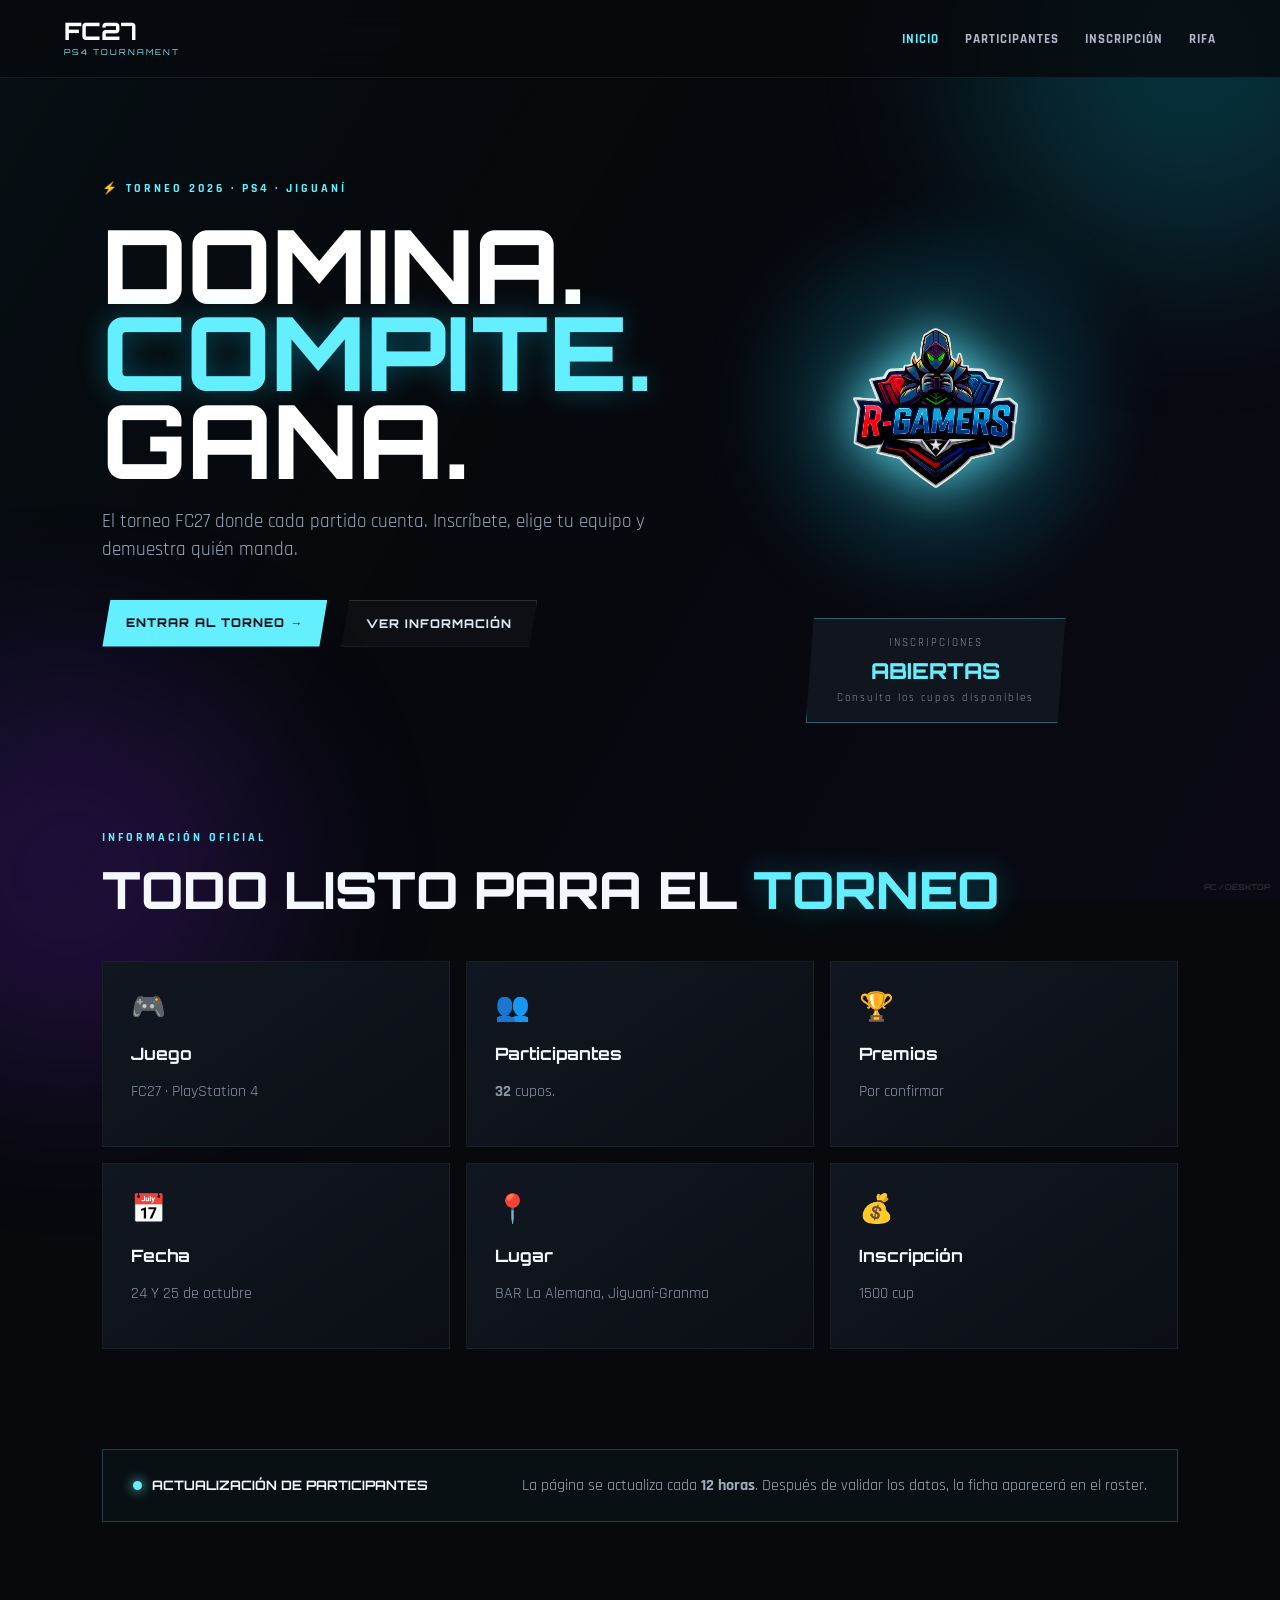
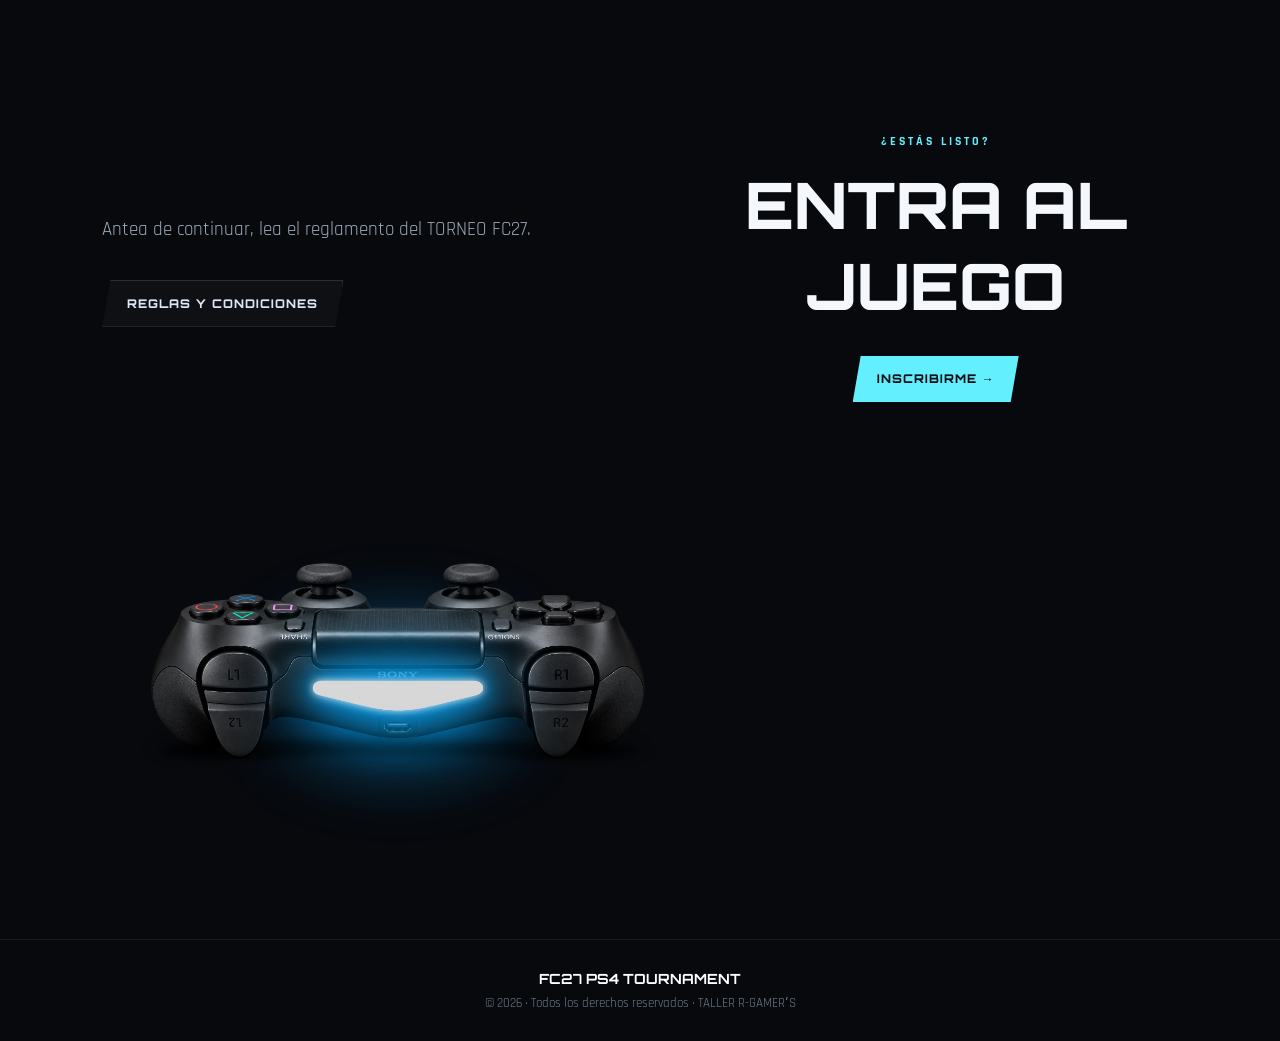
<file: index.html>
<!DOCTYPE html>
<html lang="es">
<head>

<meta charset="UTF-8">
<meta name="viewport" content="width=device-width, initial-scale=1.0">
<meta name="description" content="Página Web Oficial del Torneo FC27 Jiguaní.">
<meta name="keywords" content="torneofc27, torneo fc27, torneo fc27 Jiguaní, torneo Jiguaní, FC27 Jiguaní, torneo FIFA Jiguaní, FC27 PS4 Cuba, torneo PlayStation 4 Jiguaní, campeonato FC27">
<meta name="author" content="FC27 PS4 Tournament">
<meta name="robots" content="index, follow">
<meta name="theme-color" content="#07090d">
<link rel="canonical" href="/">
<link rel="preconnect" href="https://fonts.googleapis.com">
<link rel="preconnect" href="https://fonts.gstatic.com" crossorigin>
<link href="https://fonts.googleapis.com/css2?family=Orbitron:wght@500;700;800&family=Rajdhani:wght@500;600;700&display=swap" rel="stylesheet">
<link rel="stylesheet" href="css/styles.css">

<title>TORNEO FC27 | JIGUANÍ</title>
<script type="application/ld+json">
{
  "@context": "https://schema.org",
  "@type": "SportsEvent",
  "name": "Torneo FC27 Jiguaní",
  "description": "Torneo FC27 para PlayStation 4 en Jiguaní, Granma, Cuba.",
  "sport": "EA SPORTS FC",
  "location": {
    "@type": "Place",
    "name": "Jiguaní, Granma, Cuba"
  }
}
</script>
</head>
<body>

<div class="ambient ambient-1"></div>
<div class="ambient ambient-2"></div>


<header class="site-header">
    <a class="brand" href="index.html" aria-label="Inicio Torneo FC27">
        <span>FC27</span>
        <small>PS4 TOURNAMENT</small>
    </a>

    <button class="nav-toggle" type="button" aria-label="Abrir menú" aria-expanded="false">☰</button>

    <nav class="main-nav">
        <a data-nav="index.html" href="index.html">Inicio</a>
        <a data-nav="participantes.html" href="participantes.html">Participantes</a>
        <a data-nav="inscripcion.html" href="inscripcion.html">Inscripción</a>
        <a data-nav="rifa.html" href="rifa.html">Rifa</a>
    </nav>
</header>

<main>
<section class="hero">
    <div class="hero-copy">
        <p class="eyebrow">⚡ TORNEO 2026 · PS4 · JIGUANÍ</p>
        <h1>DOMINA.<br><span>COMPITE.</span><br>GANA.</h1>
        <p class="lead">El torneo FC27 donde cada partido cuenta. Inscríbete, elige tu equipo y demuestra quién manda.</p>
        <div class="hero-actions">
            <a class="btn btn-primary" href="participantes.html">ENTRAR AL TORNEO →</a>
            <a class="btn btn-ghost" href="#torneo">VER INFORMACIÓN</a>
        </div>
    </div>
    <div class="hero-art">
        <div class="controller-glow"></div>
        <div class="controller">
    <div class="playstation-particles">
        <span>△</span>
        <span>○</span>
        <span>×</span>
        <span>□</span>
        <span>△</span>
        <span>○</span>
        <span>×</span>
        <span>□</span>
    </div>

    <img src="img/logo.png" alt="FC27">
        </div>
        <div class="hero-card">
            <span>INSCRIPCIONES</span>
            <strong>ABIERTAS</strong>
            <small>Consulta los cupos disponibles</small>
        </div>
    </div>
</section>

<section id="torneo" class="section">
    <div class="section-heading">
        <p class="eyebrow">INFORMACIÓN OFICIAL</p>
        <h2>TODO LISTO PARA EL <span>TORNEO</span></h2>
    </div>
    <div class="info-grid">
        <article class="info-card"><span>🎮</span><h3>Juego</h3><p id="infoJuego">Por confirmar.</p></article>
        <article class="info-card"><span>👥</span><h3>Participantes</h3><p><strong id="infoCupos">32</strong> cupos.</p></article>
        <article class="info-card"><span>🏆</span><h3>Premios</h3><p id="infoPremios">Por confirmar.</p></article>
        <article class="info-card"><span>📅</span><h3>Fecha</h3><p id="infoFecha">Por confirmar.</p></article>
        <article class="info-card"><span>📍</span><h3>Lugar</h3><p id="infoLugar">Por confirmar.</p></article>
        <article class="info-card"><span>💰</span><h3>Inscripción</h3><p id="infoInscripcion">Por confirmar.</p></article>
    </div>
</section>

<section class="update-banner">
    <div><span class="live-dot"></span><strong>ACTUALIZACIÓN DE PARTICIPANTES</strong></div>
    <p>La página se actualiza cada <b id="updateHours">12 horas</b>. Después de validar los datos, la ficha aparecerá en el roster.</p>
</section> 
  <main>
<section class="hero">
  <div class="hero-copy">
  <p class="lead">Antea de continuar, lea el reglamento del TORNEO FC27.</p>
  <div class="hero-actions">
  <a class="btn btn-ghost" href="reglas.html">REGLAS Y CONDICIONES</a>
  </div>
</div>
<section class="cta-section">
    <p class="eyebrow">¿ESTÁS LISTO?</p>
    <h2>ENTRA AL JUEGO</h2>
    <a class="btn btn-primary" href="inscripcion.html">INSCRIBIRME →</a>
</section>
<div class="ps4-controller">
    <img src="img/mando-ps4.png" alt="Mando PS4" class="ps4-base">

    <!-- Resplandor exterior -->
    <img src="img/luz.png" alt="" class="ps4-light-glow">

    <!-- Luz LED -->
    <img src="img/luz.png" alt="" class="ps4-light">
</div>

</main>
<footer class="site-footer">
    <div class="footer-inner">
        <b>FC27 PS4 TOURNAMENT</b>
        <span>© 2026 · Todos los derechos reservados · TALLER R-GAMERʹS</span>
    </div>
</footer>

<script src="js/app.js"></script>
</body>
</html>
</file>
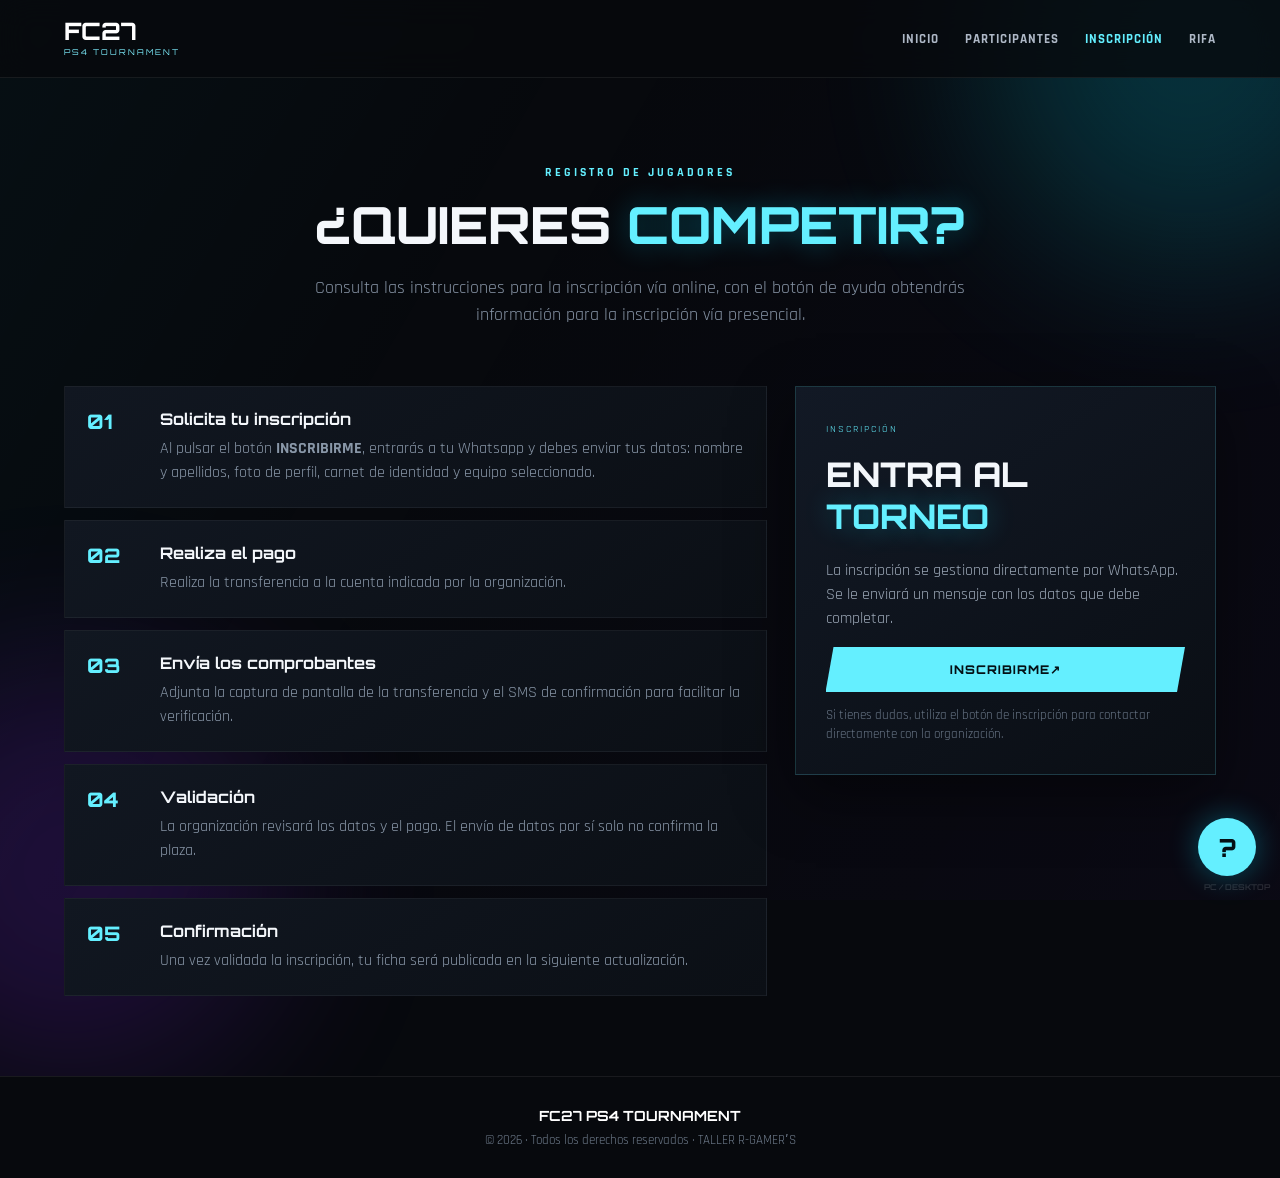
<file: inscripcion.html>
<!DOCTYPE html>
<html lang="es">
<head>

<meta charset="UTF-8">
<meta name="viewport" content="width=device-width, initial-scale=1.0">
<meta name="description" content="Torneo FC27 Jiguaní, Granma, Cuba. Participantes, inscripción, cupos disponibles y novedades del torneo FC27 PS4.">
<meta name="keywords" content="torneofc27, torneo fc27, torneo fc27 Jiguaní, torneo Jiguaní, FC27 Jiguaní, torneo FIFA Jiguaní, FC27 PS4 Cuba, torneo PlayStation 4 Jiguaní, campeonato FC27">
<meta name="author" content="FC27 PS4 Tournament">
<meta name="robots" content="index, follow">
<meta name="theme-color" content="#07090d">
<link rel="canonical" href="/">
<link rel="preconnect" href="https://fonts.googleapis.com">
<link rel="preconnect" href="https://fonts.gstatic.com" crossorigin>
<link href="https://fonts.googleapis.com/css2?family=Orbitron:wght@500;700;800&family=Rajdhani:wght@500;600;700&display=swap" rel="stylesheet">
<link rel="stylesheet" href="css/styles.css">

<title>INSCRIPCIÓN TORNEO FC27 | JIGUANÍ</title>
</head>
<body>

<div class="ambient ambient-1"></div>
<div class="ambient ambient-2"></div>


<header class="site-header">
    <a class="brand" href="index.html" aria-label="Inicio Torneo FC27">
        <span>FC27</span>
        <small>PS4 TOURNAMENT</small>
    </a>

    <button class="nav-toggle" type="button" aria-label="Abrir menú" aria-expanded="false">☰</button>

    <nav class="main-nav">
        <a data-nav="index.html" href="index.html">Inicio</a>
        <a data-nav="participantes.html" href="participantes.html">Participantes</a>
        <a data-nav="inscripcion.html" href="inscripcion.html">Inscripción</a>
        <a data-nav="rifa.html" href="rifa.html">Rifa</a>
    </nav>
</header>

<main class="page">
<section class="page-hero">
    <div class="section-heading center">
        <p class="eyebrow">REGISTRO DE JUGADORES</p>
        <h1>¿QUIERES <span>COMPETIR?</span></h1>
        <p>Consulta las instrucciones para la inscripción vía online, con el botón de ayuda obtendrás información para la inscripción vía presencial.</p>
    </div>
</section>

<section class="registration-layout single-registration">
    <div class="steps">
        <article class="step"><b>01</b><div><h3>Solicita tu inscripción</h3><p>Al pulsar el botón <strong>INSCRIBIRME</strong>, entrarás a tu Whatsapp y debes enviar tus datos: nombre y apellidos, foto de perfil, carnet de identidad y equipo seleccionado.</p></div></article>
        <article class="step"><b>02</b><div><h3>Realiza el pago</h3><p>Realiza la transferencia a la cuenta indicada por la organización.</p></div></article>
        <article class="step"><b>03</b><div><h3>Envía los comprobantes</h3><p>Adjunta la captura de pantalla de la transferencia y el SMS de confirmación para facilitar la verificación.</p></div></article>
        <article class="step"><b>04</b><div><h3>Validación</h3><p>La organización revisará los datos y el pago. El envío de datos por sí solo no confirma la plaza.</p></div></article>
        <article class="step"><b>05</b><div><h3>Confirmación</h3><p>Una vez validada la inscripción, tu ficha será publicada en la siguiente actualización.</p></div></article>
    </div>

    <aside class="payment-card registration-action">
        <span class="tag">INSCRIPCIÓN</span>
        <h2>ENTRA AL <span>TORNEO</span></h2>
        <p>La inscripción se gestiona directamente por WhatsApp. Se le enviará un mensaje con los datos que debe completar.</p>
        <a id="whatsappBtn" class="btn btn-primary full" href="#">INSCRIBIRME↗</a>
        <small class="privacy-note">Si tienes dudas, utiliza el botón de inscripción para contactar directamente con la organización.</small>
    </aside>
</section>
</main>

<button id="helpButton" class="help-float" type="button" aria-label="Mostrar ayuda para la inscripción">?</button>
<div id="helpPanel" class="help-panel" hidden>
    <div class="help-panel-inner">
        <button id="closeHelp" class="help-close" type="button" aria-label="Cerrar ayuda">×</button>
        <p class="eyebrow">VÍA PRESENCIAL</p>
        <h2>¿QUÉ DEBO <span>HACER?</span></h2>
        <p class="help-note">Acudir al local TALLER R-GAMERʹS y presentar el carnet de identidad (si eres menor de edad acudir con un adulto responsable con los datos requeridos).</p>
         <small class="privacy-note">DATOS NECESARIOSː</small>
        <ul>
            <li>Nombre y apellidos.</li>
            <li>Número de carnet de identidad.</li>
            <li>Equipo seleccionado.</li>
            <li>Foto de perfil.</li>
        </ul>
        <p class="help-note">Si tienes dudas, utiliza el botón de inscripción para contactar directamente con la organización.</p>
        <small class="privacy-note">Direcciónː Avellaneda#36 entre Urquiola y Agramonte. RPTO Punta Brava. JIGUANI-GRANMA.</small>
    </div>
</div>


<footer class="site-footer">
    <div class="footer-inner">
        <b>FC27 PS4 TOURNAMENT</b>
        <span>© 2026 · Todos los derechos reservados · TALLER R-GAMERʹS</span>
    </div>
</footer>

<script src="js/app.js"></script>
</body>
</html>
</file>
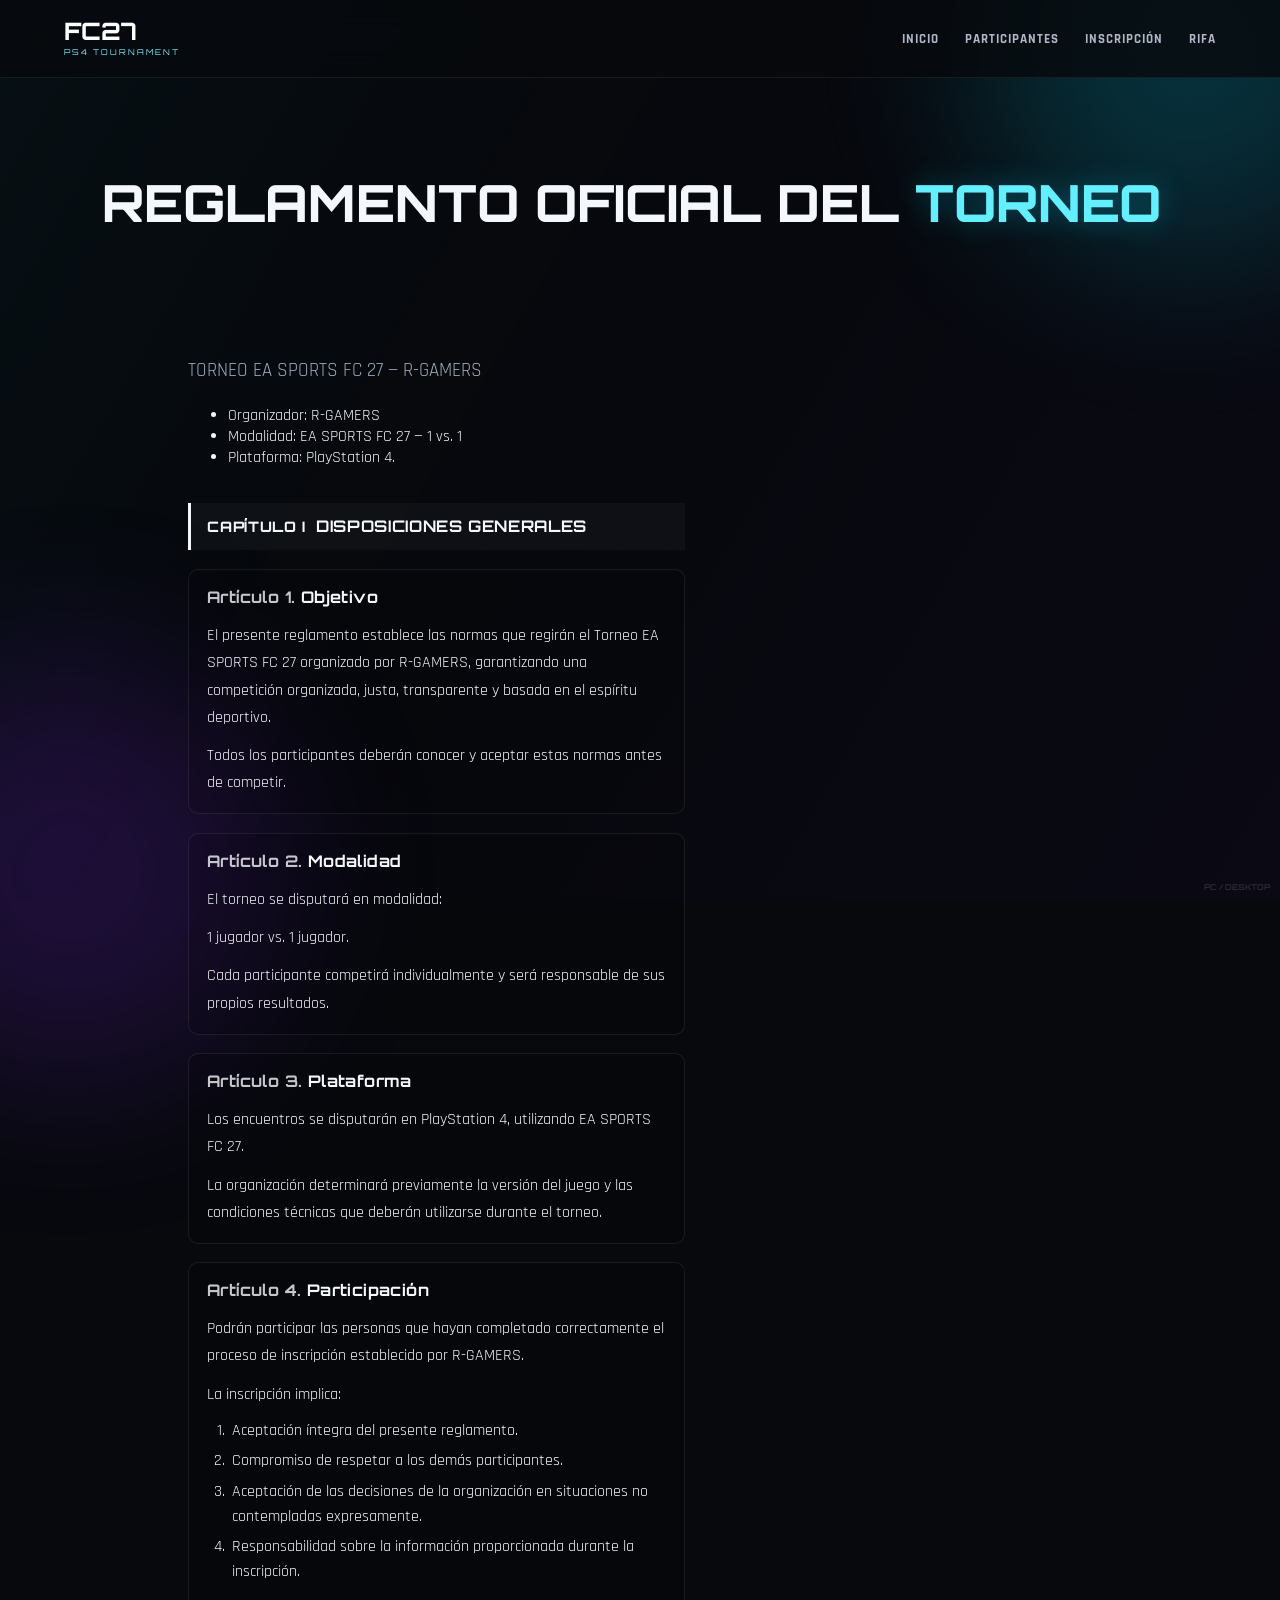
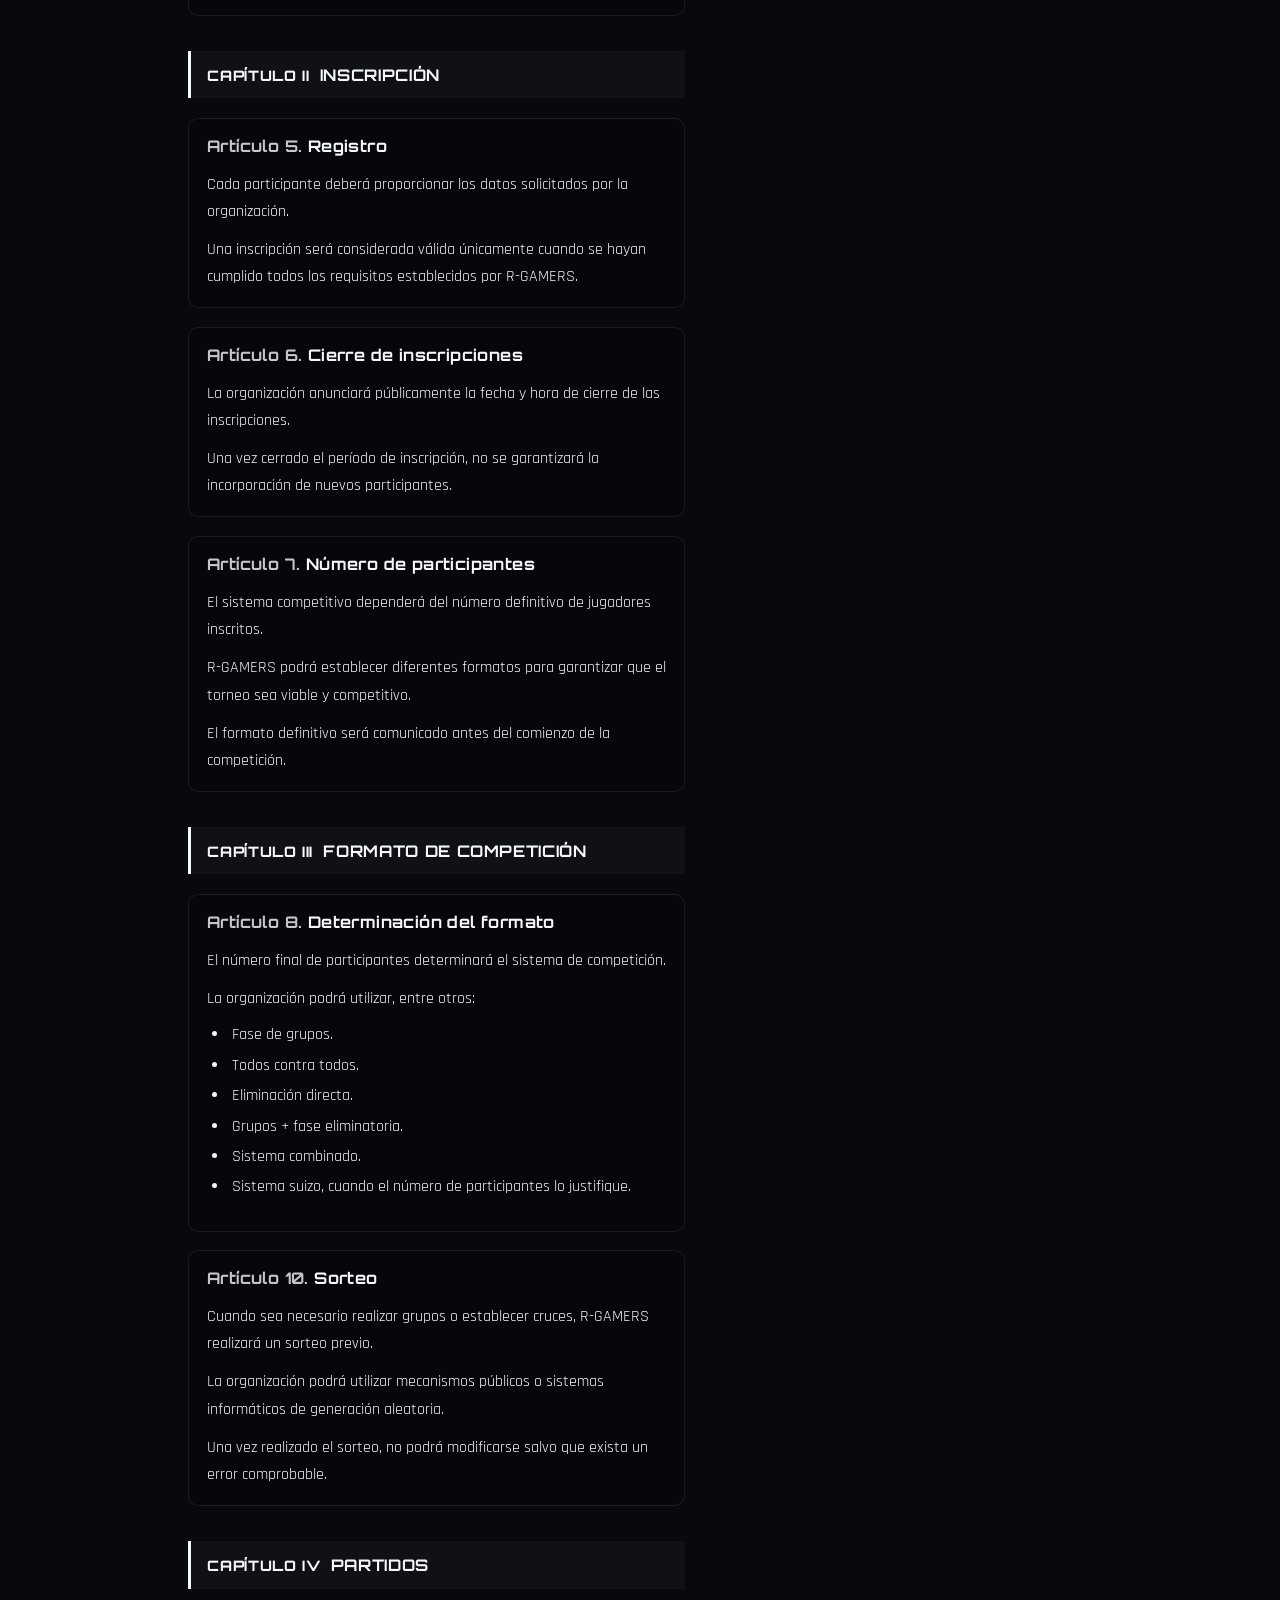
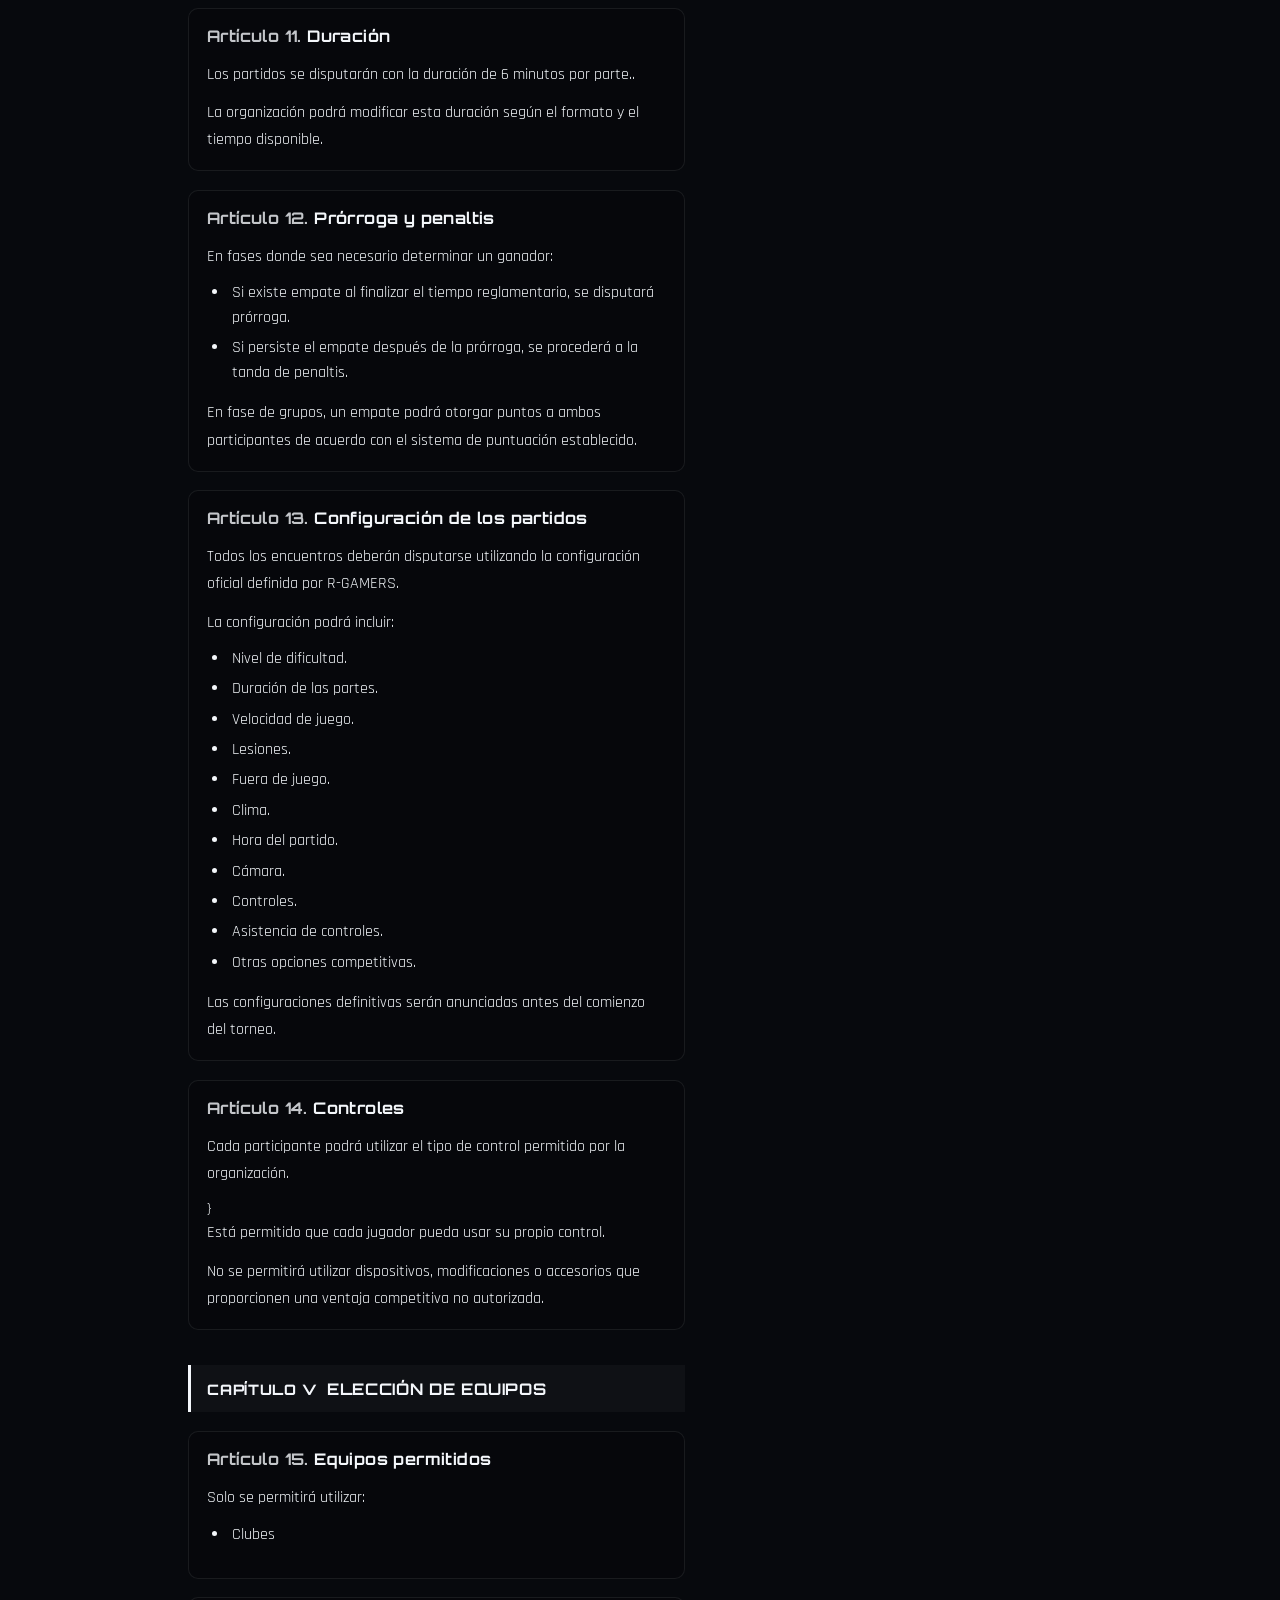
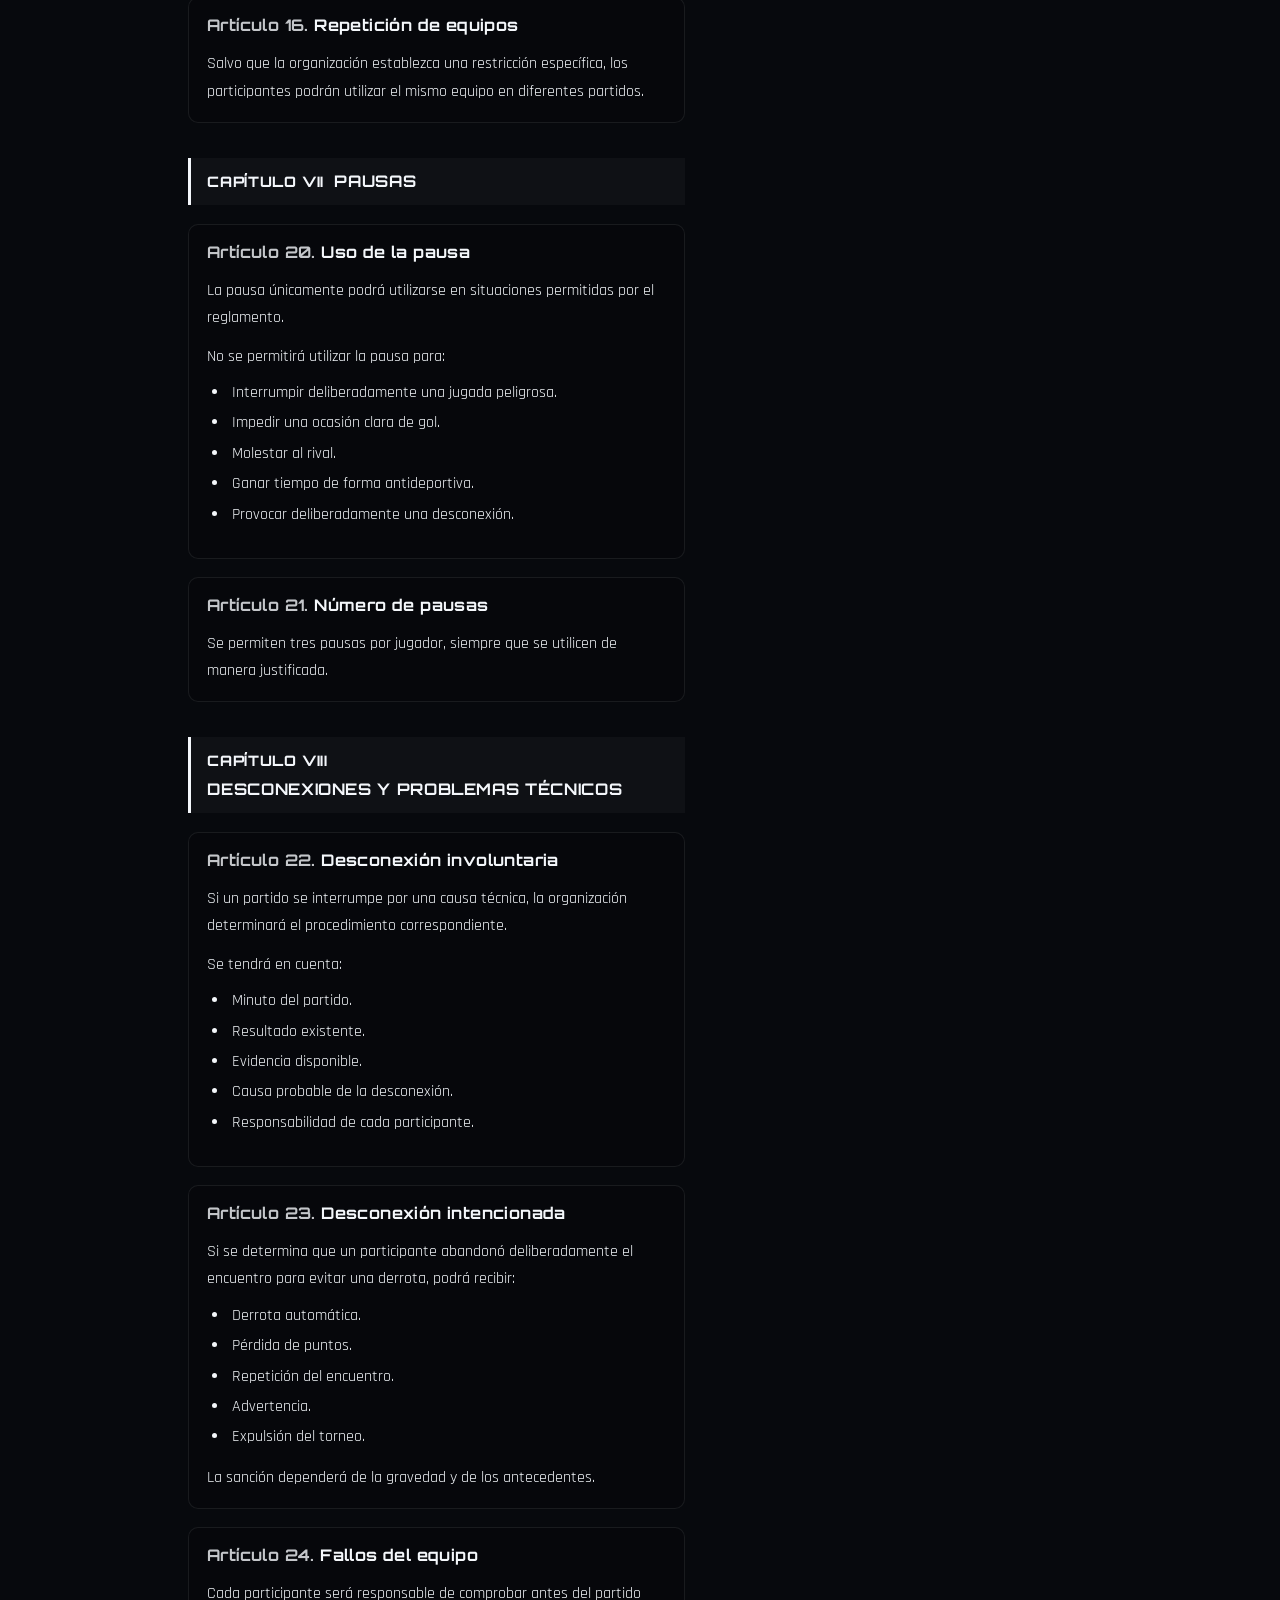
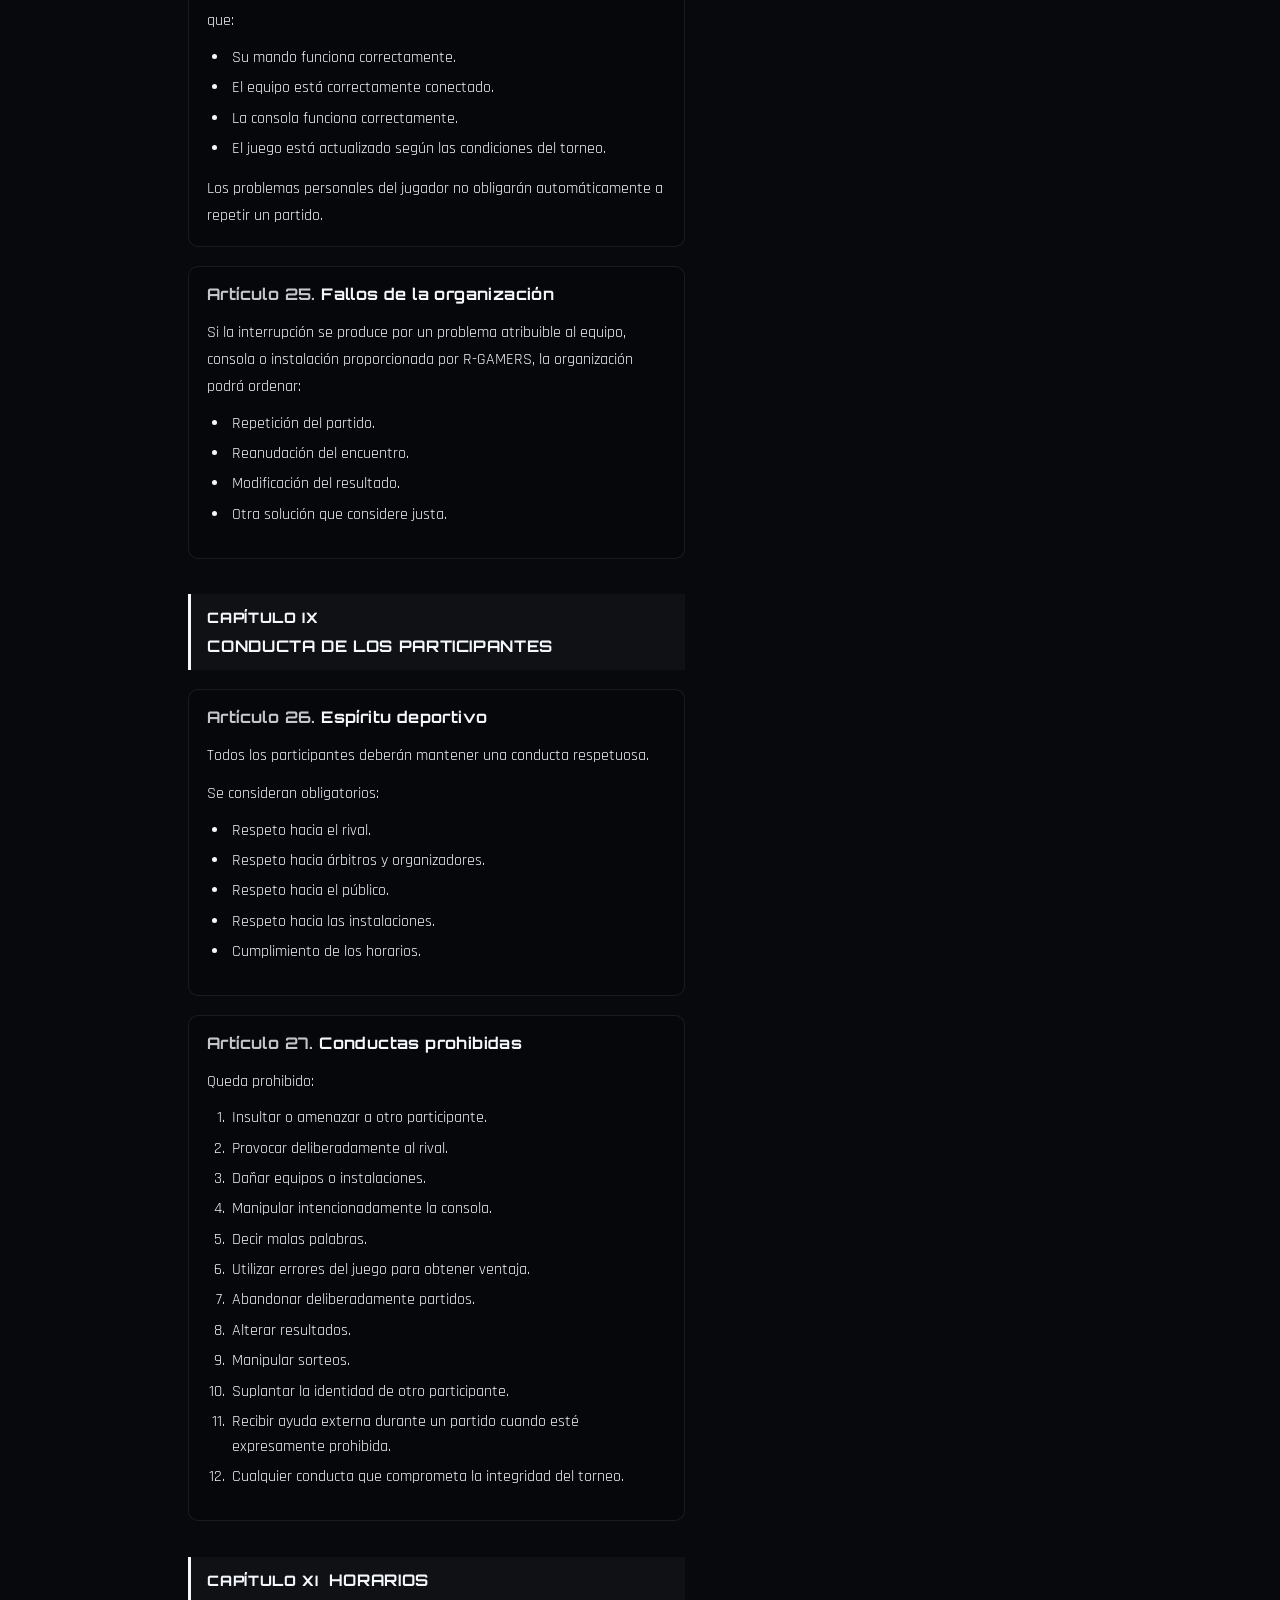
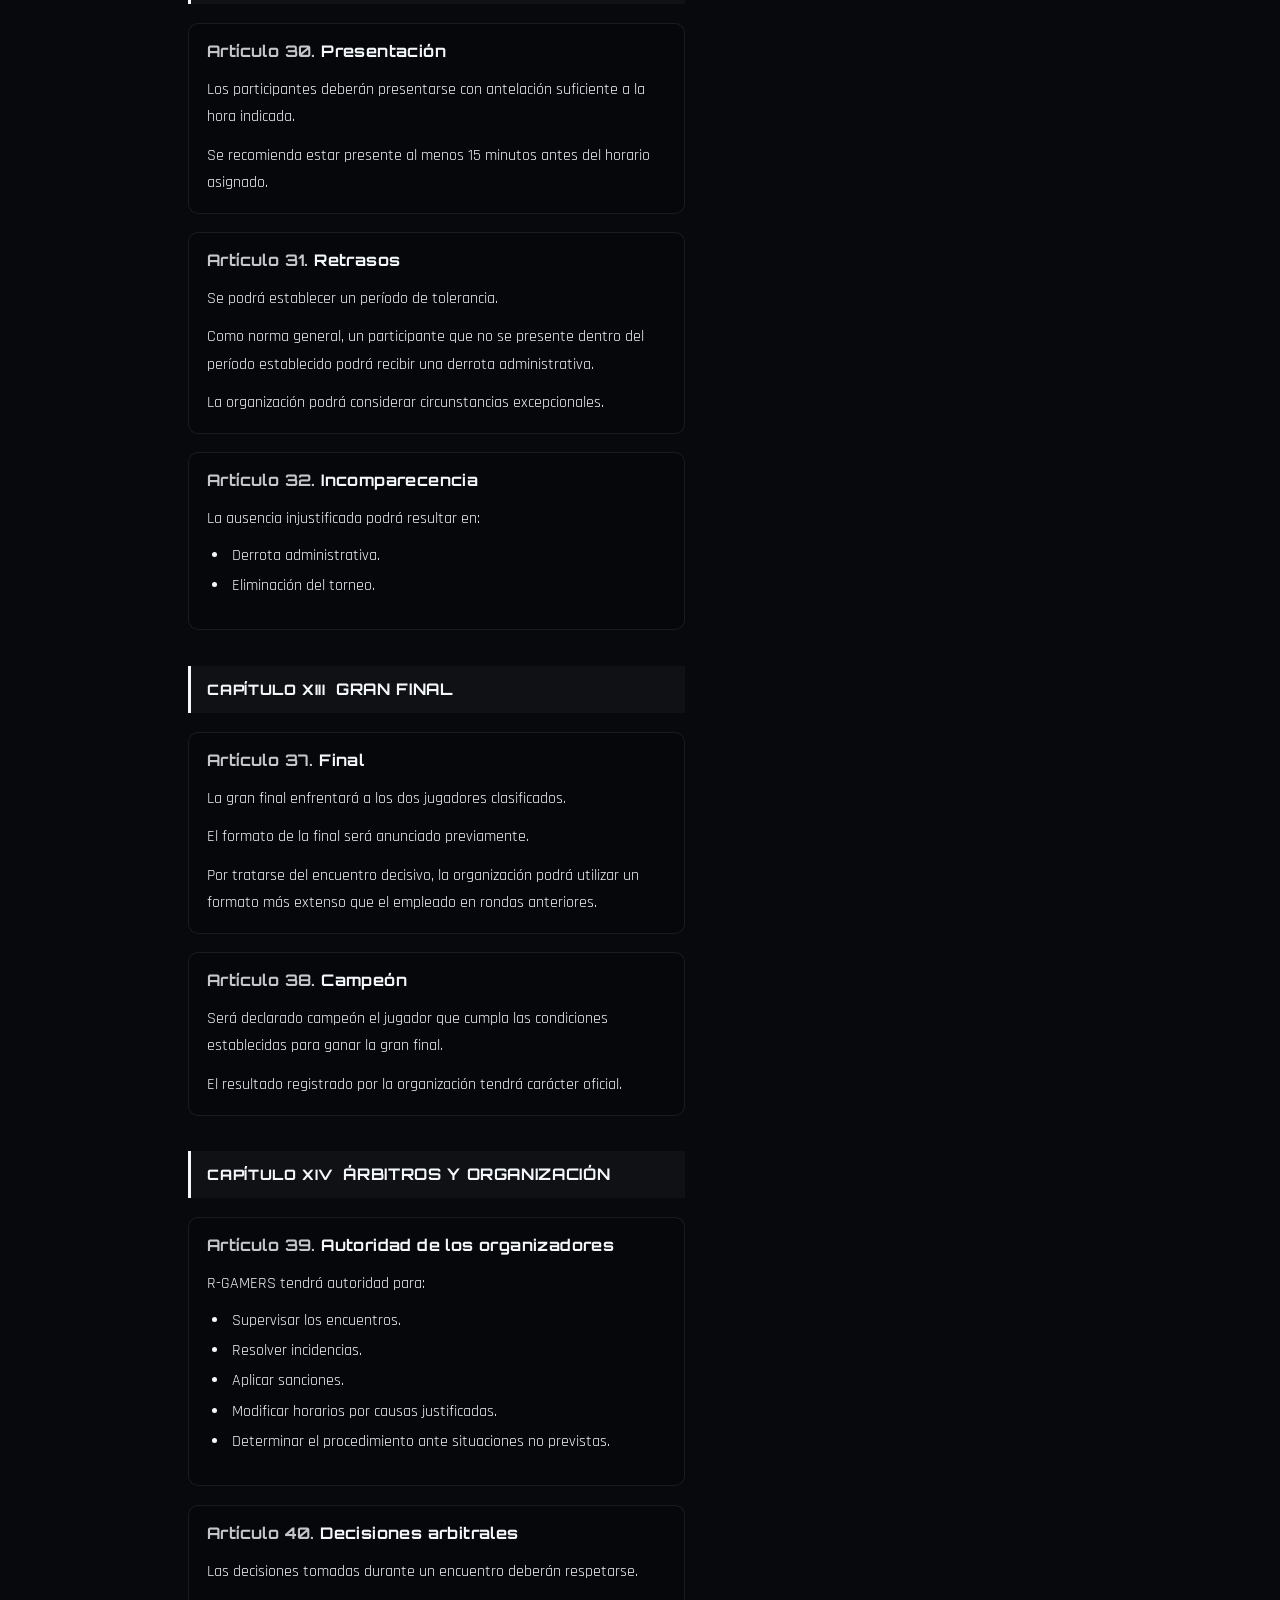
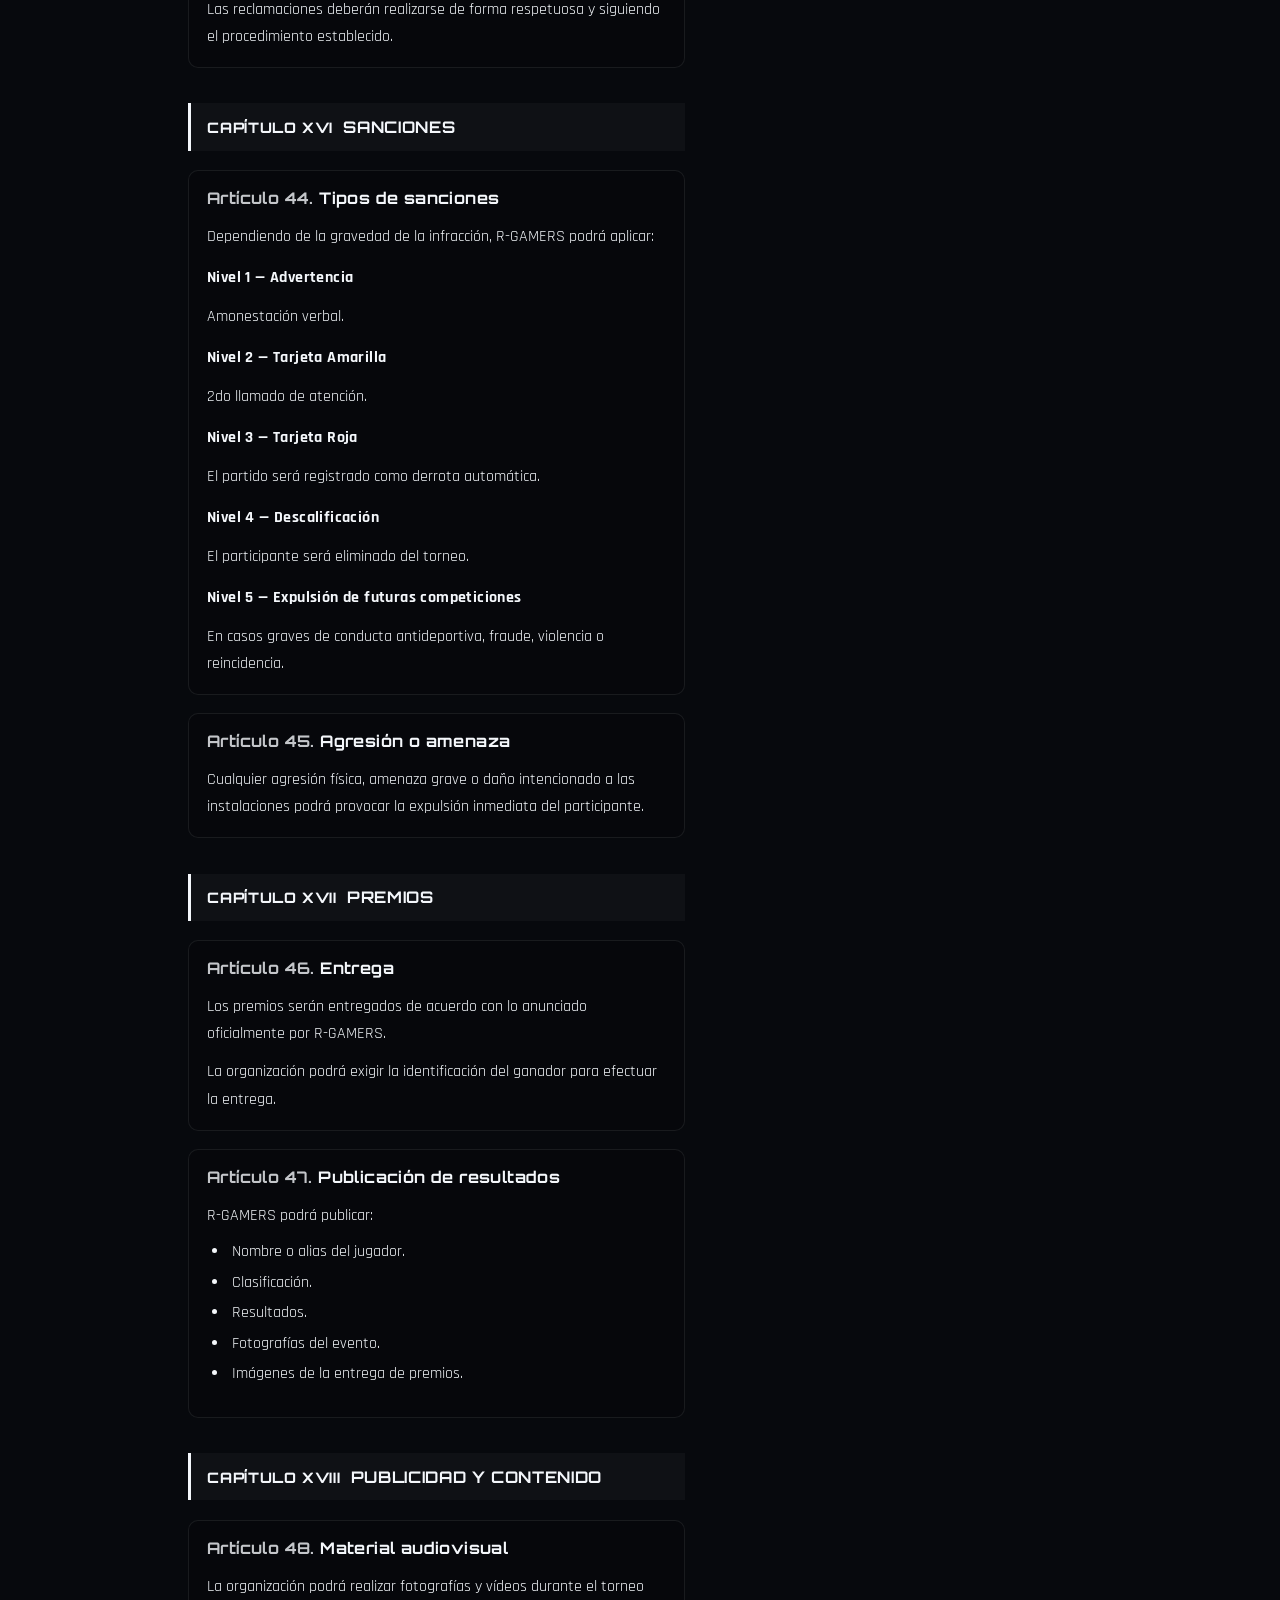
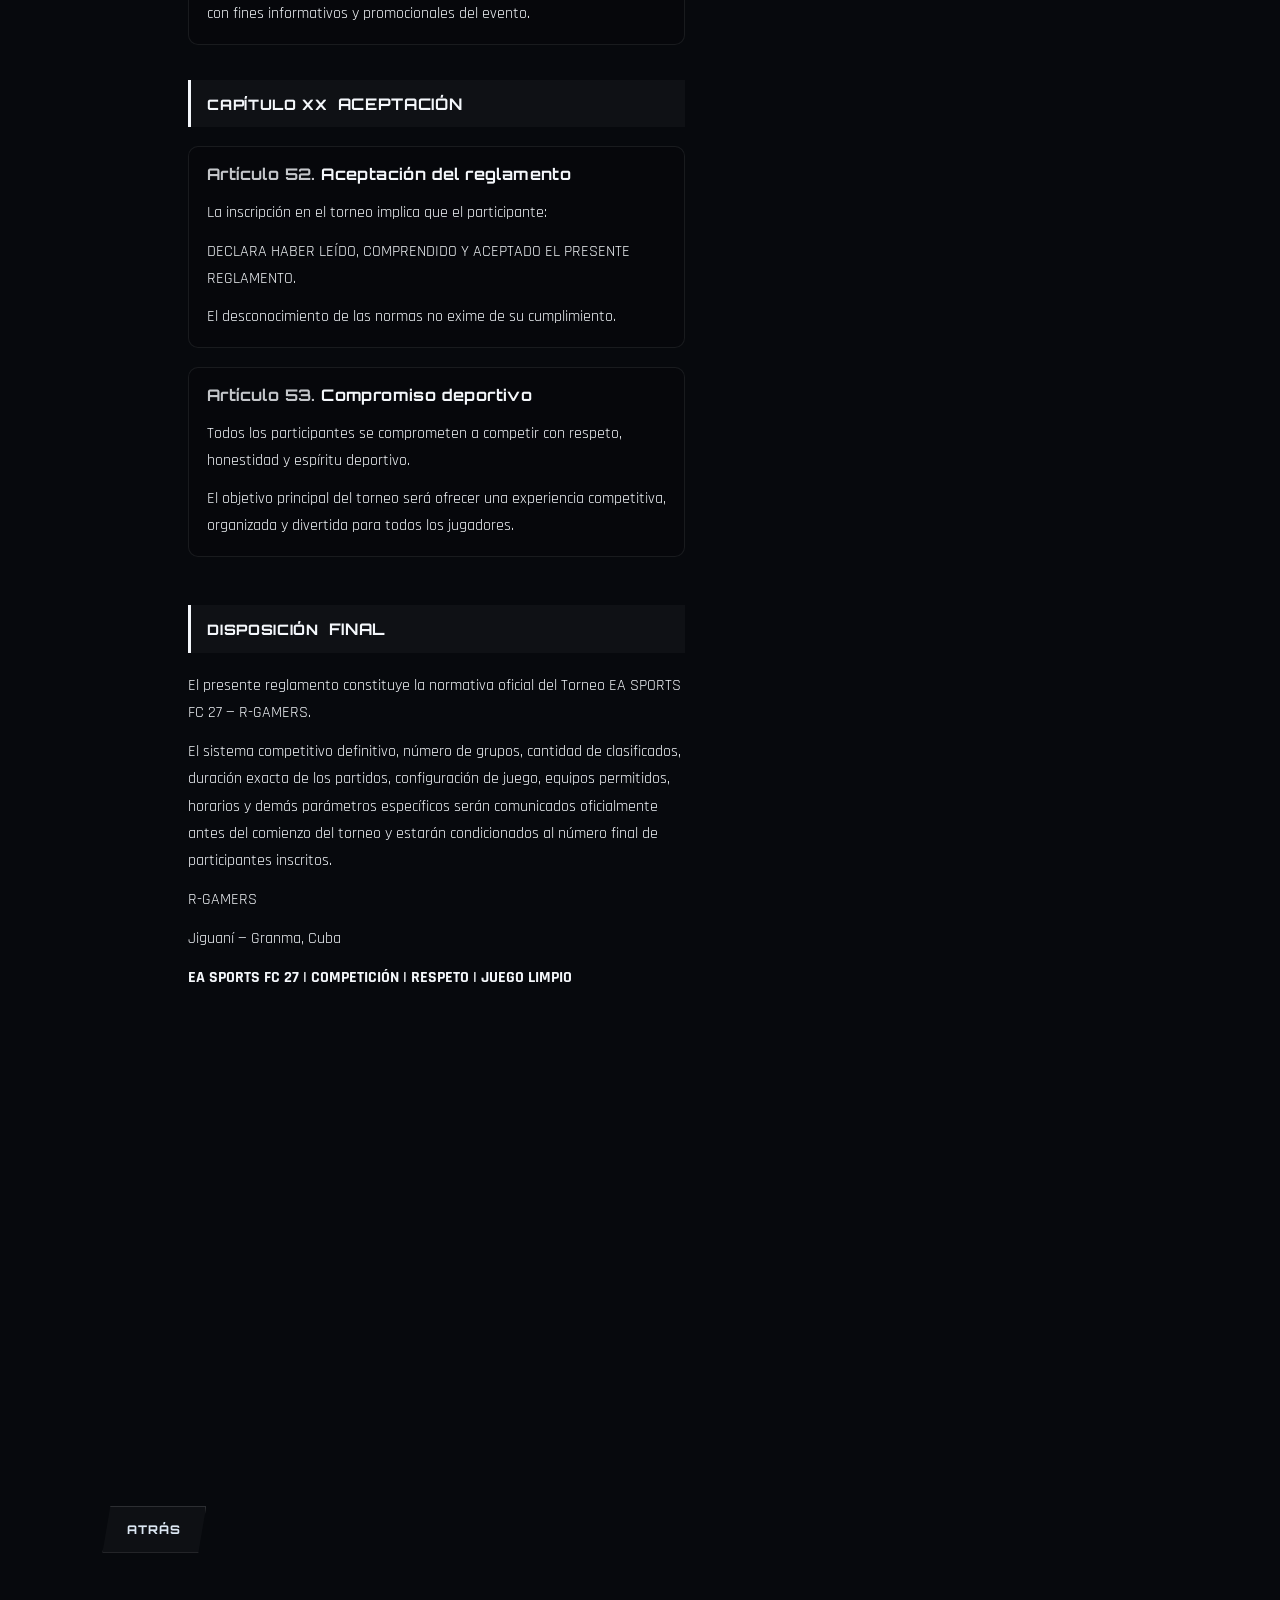
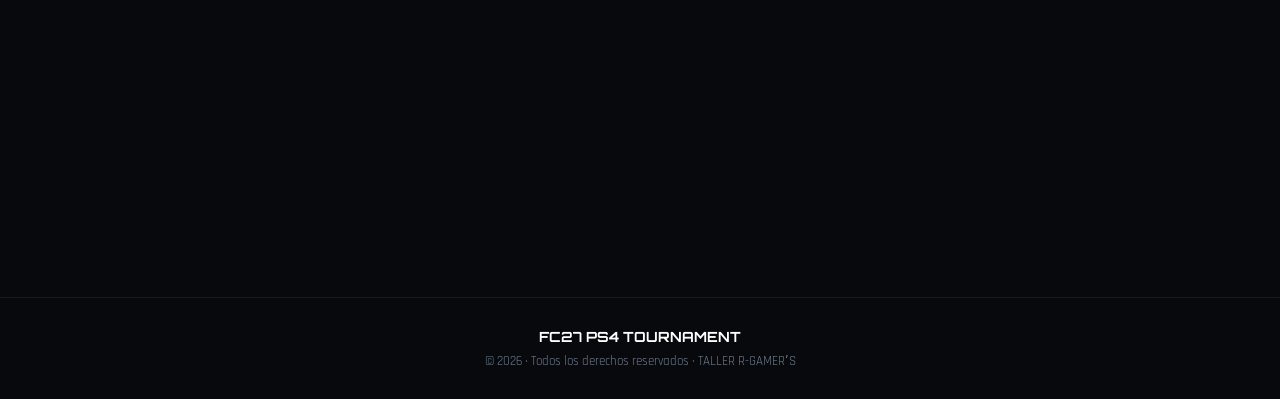
<file: reglas.html>
<!DOCTYPE html>
<html lang="es">
<head>

<meta charset="UTF-8">
<meta name="viewport" content="width=device-width, initial-scale=1.0">
<meta name="description" content="Torneo FC27 Jiguaní, Granma, Cuba. Participantes, inscripción, cupos disponibles y novedades del torneo FC27 PS4.">
<meta name="keywords" content="torneofc27, torneo fc27, torneo fc27 Jiguaní, torneo Jiguaní, FC27 Jiguaní, torneo FIFA Jiguaní, FC27 PS4 Cuba, torneo PlayStation 4 Jiguaní, campeonato FC27">
<meta name="author" content="FC27 PS4 Tournament">
<meta name="robots" content="index, follow">
<meta name="theme-color" content="#07090d">
<link rel="canonical" href="/">
<link rel="preconnect" href="https://fonts.googleapis.com">
<link rel="preconnect" href="https://fonts.gstatic.com" crossorigin>
<link href="https://fonts.googleapis.com/css2?family=Orbitron:wght@500;700;800&family=Rajdhani:wght@500;600;700&display=swap" rel="stylesheet">
<link rel="stylesheet" href="css/styles.css">

<title>REGLAS DEL TORNEO FC27 | JIGUANÍ</title>
<script type="application/ld+json">
{
  "@context": "https://schema.org",
  "@type": "SportsEvent",
  "name": "Torneo FC27 Jiguaní",
  "description": "Torneo FC27 para PlayStation 4 en Jiguaní, Granma, Cuba.",
  "sport": "EA SPORTS FC",
  "location": {
    "@type": "Place",
    "name": "Jiguaní, Granma, Cuba"
  }
}
</script>

<style>
/* Organización del reglamento conservando la estética general */
.reglamento-section .section-heading { margin-bottom: 1.5rem; }
.reglamento-hero { margin-top: 0; }
.reglamento-document { width: 100%; max-width: 1050px; margin: 0 auto; }
.reglamento-meta { margin: 1.2rem 0 2rem; }

.reglamento-chapter { margin: 2.2rem 0; }

.chapter-title {
    display: flex;
    flex-wrap: wrap;
    align-items: baseline;
    gap: .65rem;
    margin: 0 0 1.2rem;
    padding: .85rem 1rem;
    border-left: 3px solid currentColor;
    background: rgba(255,255,255,.035);
    letter-spacing: .04em;
}

.chapter-number {
    font-family: 'Orbitron', sans-serif;
    font-weight: 800;
    font-size: .9rem;
}

.chapter-name {
    font-family: 'Orbitron', sans-serif;
    font-weight: 700;
    font-size: 1rem;
    text-transform: uppercase;
}

.reglamento-article {
    margin: 0 0 1.15rem;
    padding: 1rem 1.1rem 1.05rem;
    border: 1px solid rgba(255,255,255,.08);
    border-radius: 10px;
    background: rgba(0,0,0,.12);
}

.reglamento-article h3 {
    margin: 0 0 .8rem;
    font-family: 'Orbitron', sans-serif;
    font-size: 1rem;
    line-height: 1.45;
    letter-spacing: .025em;
}

.reglamento-article h3 span { opacity: .8; }

.article-content p {
    margin: 0 0 .7rem;
    line-height: 1.7;
}

.article-content p:last-child { margin-bottom: 0; }

.article-subheading {
    font-family: 'Rajdhani', sans-serif;
    font-weight: 700;
    letter-spacing: .025em;
    margin-top: .9rem !important;
}

.article-list {
    margin: .5rem 0 .85rem 1.35rem;
    padding: 0;
}

.article-list li {
    margin: .35rem 0;
    line-height: 1.55;
    padding-left: .2rem;
}

.reglamento-final { margin: 2.5rem 0 1rem; padding-top: .5rem; }

.reglamento-final > p {
    margin: 0 0 .75rem;
    line-height: 1.7;
}

.reglamento-final > p:last-child { font-weight: 700; }

@media (max-width: 700px) {
    .chapter-title { gap: .35rem; }
    .chapter-number, .chapter-name { font-size: .82rem; }
    .reglamento-article { padding: .85rem; }
    .reglamento-article h3 { font-size: .92rem; }
}
</style>

</head>
<body>

<div class="ambient ambient-1"></div>
<div class="ambient ambient-2"></div>


<header class="site-header">
    <a class="brand" href="index.html" aria-label="Inicio Torneo FC27">
        <span>FC27</span>
        <small>PS4 TOURNAMENT</small>
    </a>

    <button class="nav-toggle" type="button" aria-label="Abrir menú" aria-expanded="false">☰</button>

    <nav class="main-nav">
        <a data-nav="index.html" href="index.html">Inicio</a>
        <a data-nav="participantes.html" href="participantes.html">Participantes</a>
        <a data-nav="inscripcion.html" href="inscripcion.html">Inscripción</a>
        <a data-nav="rifa.html" href="rifa.html">Rifa</a>
    </nav>
</header>

<section id="torneo" class="section reglamento-section">
    <div class="section-heading">
        <h2>REGLAMENTO OFICIAL DEL <span>TORNEO</span></h2>
    </div>

    <section class="hero reglamento-hero">
        <div class="hero-copy">
            <p class="lead">TORNEO EA SPORTS FC 27 — R-GAMERS</p>
            <ul class="reglamento-meta">
                <li>Organizador: R-GAMERS</li>
                <li>Modalidad: EA SPORTS FC 27 — 1 vs. 1</li>
                <li>Plataforma: PlayStation 4.</li>
            </ul>

            <div class="reglamento-document">

                <section class="reglamento-chapter">
                    <div class="chapter-title">
                        <span class="chapter-number">CAPÍTULO I</span>
                        <span class="chapter-name">DISPOSICIONES GENERALES</span>
                    </div>

                    <article class="reglamento-article">
                        <h3><span>Artículo 1.</span> Objetivo</h3>
                        <div class="article-content">
<p>El presente reglamento establece las normas que regirán el Torneo EA SPORTS FC 27 organizado por R-GAMERS, garantizando una competición organizada, justa, transparente y basada en el espíritu deportivo.</p>
<p>Todos los participantes deberán conocer y aceptar estas normas antes de competir.</p>
                        </div>
                    </article>

                    <article class="reglamento-article">
                        <h3><span>Artículo 2.</span> Modalidad</h3>
                        <div class="article-content">
<p>El torneo se disputará en modalidad:</p>
<p>1 jugador vs. 1 jugador.</p>
<p>Cada participante competirá individualmente y será responsable de sus propios resultados.</p>
                        </div>
                    </article>

                    <article class="reglamento-article">
                        <h3><span>Artículo 3.</span> Plataforma</h3>
                        <div class="article-content">
<p>Los encuentros se disputarán en PlayStation 4, utilizando EA SPORTS FC 27.</p>
<p>La organización determinará previamente la versión del juego y las condiciones técnicas que deberán utilizarse durante el torneo.</p>
                        </div>
                    </article>

                    <article class="reglamento-article">
                        <h3><span>Artículo 4.</span> Participación</h3>
                        <div class="article-content">
<p>Podrán participar las personas que hayan completado correctamente el proceso de inscripción establecido por R-GAMERS.</p>
<p>La inscripción implica:</p>
<ol class="article-list"><li>Aceptación íntegra del presente reglamento.</li><li>Compromiso de respetar a los demás participantes.</li><li>Aceptación de las decisiones de la organización en situaciones no contempladas expresamente.</li><li>Responsabilidad sobre la información proporcionada durante la inscripción.</li></ol>
                        </div>
                    </article>
                </section>

                <section class="reglamento-chapter">
                    <div class="chapter-title">
                        <span class="chapter-number">CAPÍTULO II</span>
                        <span class="chapter-name">INSCRIPCIÓN</span>
                    </div>

                    <article class="reglamento-article">
                        <h3><span>Artículo 5.</span> Registro</h3>
                        <div class="article-content">
<p>Cada participante deberá proporcionar los datos solicitados por la organización.</p>
<p>Una inscripción será considerada válida únicamente cuando se hayan cumplido todos los requisitos establecidos por R-GAMERS.</p>
                        </div>
                    </article>

                    <article class="reglamento-article">
                        <h3><span>Artículo 6.</span> Cierre de inscripciones</h3>
                        <div class="article-content">
<p>La organización anunciará públicamente la fecha y hora de cierre de las inscripciones.</p>
<p>Una vez cerrado el período de inscripción, no se garantizará la incorporación de nuevos participantes.</p>
                        </div>
                    </article>

                    <article class="reglamento-article">
                        <h3><span>Artículo 7.</span> Número de participantes</h3>
                        <div class="article-content">
<p>El sistema competitivo dependerá del número definitivo de jugadores inscritos.</p>
<p>R-GAMERS podrá establecer diferentes formatos para garantizar que el torneo sea viable y competitivo.</p>
<p>El formato definitivo será comunicado antes del comienzo de la competición.</p>
                        </div>
                    </article>
                </section>

                <section class="reglamento-chapter">
                    <div class="chapter-title">
                        <span class="chapter-number">CAPÍTULO III</span>
                        <span class="chapter-name">FORMATO DE COMPETICIÓN</span>
                    </div>

                    <article class="reglamento-article">
                        <h3><span>Artículo 8.</span> Determinación del formato</h3>
                        <div class="article-content">
<p>El número final de participantes determinará el sistema de competición.</p>
<p>La organización podrá utilizar, entre otros:</p>
<ul class="article-list"><li>Fase de grupos.</li><li>Todos contra todos.</li><li>Eliminación directa.</li><li>Grupos + fase eliminatoria.</li><li>Sistema combinado.</li><li>Sistema suizo, cuando el número de participantes lo justifique.</li></ul>
                        </div>
                    </article>

                    <article class="reglamento-article">
                        <h3><span>Artículo 10.</span> Sorteo</h3>
                        <div class="article-content">
<p>Cuando sea necesario realizar grupos o establecer cruces, R-GAMERS realizará un sorteo previo.</p>
<p>La organización podrá utilizar mecanismos públicos o sistemas informáticos de generación aleatoria.</p>
<p>Una vez realizado el sorteo, no podrá modificarse salvo que exista un error comprobable.</p>
                        </div>
                    </article>
                </section>

                <section class="reglamento-chapter">
                    <div class="chapter-title">
                        <span class="chapter-number">CAPÍTULO IV</span>
                        <span class="chapter-name">PARTIDOS</span>
                    </div>

                    <article class="reglamento-article">
                        <h3><span>Artículo 11.</span> Duración</h3>
                        <div class="article-content">
<p>Los partidos se disputarán con la duración de 6 minutos por parte..</p>
<p>La organización podrá modificar esta duración según el formato y el tiempo disponible.</p>
                        </div>
                    </article>

                    <article class="reglamento-article">
                        <h3><span>Artículo 12.</span> Prórroga y penaltis</h3>
                        <div class="article-content">
<p>En fases donde sea necesario determinar un ganador:</p>
<ul class="article-list"><li>Si existe empate al finalizar el tiempo reglamentario, se disputará prórroga.</li><li>Si persiste el empate después de la prórroga, se procederá a la tanda de penaltis.</li></ul>
<p>En fase de grupos, un empate podrá otorgar puntos a ambos participantes de acuerdo con el sistema de puntuación establecido.</p>
                        </div>
                    </article>

                    <article class="reglamento-article">
                        <h3><span>Artículo 13.</span> Configuración de los partidos</h3>
                        <div class="article-content">
<p>Todos los encuentros deberán disputarse utilizando la configuración oficial definida por R-GAMERS.</p>
<p>La configuración podrá incluir:</p>
<ul class="article-list"><li>Nivel de dificultad.</li><li>Duración de las partes.</li><li>Velocidad de juego.</li><li>Lesiones.</li><li>Fuera de juego.</li><li>Clima.</li><li>Hora del partido.</li><li>Cámara.</li><li>Controles.</li><li>Asistencia de controles.</li><li>Otras opciones competitivas.</li></ul>
<p>Las configuraciones definitivas serán anunciadas antes del comienzo del torneo.</p>
                        </div>
                    </article>

                    <article class="reglamento-article">
                        <h3><span>Artículo 14.</span> Controles</h3>
                        <div class="article-content">
<p>Cada participante podrá utilizar el tipo de control permitido por la organización.</p>}
<p>Está permitido que cada jugador pueda usar su propio control.</p>                          
<p>No se permitirá utilizar dispositivos, modificaciones o accesorios que proporcionen una ventaja competitiva no autorizada.</p>
                        </div>
                    </article>
                </section>

                <section class="reglamento-chapter">
                    <div class="chapter-title">
                        <span class="chapter-number">CAPÍTULO V</span>
                        <span class="chapter-name">ELECCIÓN DE EQUIPOS</span>
                    </div>

                    <article class="reglamento-article">
                        <h3><span>Artículo 15.</span> Equipos permitidos</h3>
                        <div class="article-content">
<p>Solo se permitirá utilizar:</p>
<ul class="article-list"><li>Clubes</li></ul>
                        </div>
                    </article>

                    <article class="reglamento-article">
                        <h3><span>Artículo 16.</span> Repetición de equipos</h3>
                        <div class="article-content">
<p>Salvo que la organización establezca una restricción específica, los participantes podrán utilizar el mismo equipo en diferentes partidos.</p>
                        </div>
                    </article>
              
                <section class="reglamento-chapter">
                    <div class="chapter-title">
                        <span class="chapter-number">CAPÍTULO VII</span>
                        <span class="chapter-name">PAUSAS</span>
                    </div>

                    <article class="reglamento-article">
                        <h3><span>Artículo 20.</span> Uso de la pausa</h3>
                        <div class="article-content">
<p>La pausa únicamente podrá utilizarse en situaciones permitidas por el reglamento.</p>
<p>No se permitirá utilizar la pausa para:</p>
<ul class="article-list"><li>Interrumpir deliberadamente una jugada peligrosa.</li><li>Impedir una ocasión clara de gol.</li><li>Molestar al rival.</li><li>Ganar tiempo de forma antideportiva.</li><li>Provocar deliberadamente una desconexión.</li></ul>
                        </div>
                    </article>

                    <article class="reglamento-article">
                        <h3><span>Artículo 21.</span> Número de pausas</h3>
                        <div class="article-content">
<p>Se permiten tres pausas por jugador, siempre que se utilicen de manera justificada.</p>
                        </div>
                    </article>
                </section>

                <section class="reglamento-chapter">
                    <div class="chapter-title">
                        <span class="chapter-number">CAPÍTULO VIII</span>
                        <span class="chapter-name">DESCONEXIONES Y PROBLEMAS TÉCNICOS</span>
                    </div>

                    <article class="reglamento-article">
                        <h3><span>Artículo 22.</span> Desconexión involuntaria</h3>
                        <div class="article-content">
<p>Si un partido se interrumpe por una causa técnica, la organización determinará el procedimiento correspondiente.</p>
<p>Se tendrá en cuenta:</p>
<ul class="article-list"><li>Minuto del partido.</li><li>Resultado existente.</li><li>Evidencia disponible.</li><li>Causa probable de la desconexión.</li><li>Responsabilidad de cada participante.</li></ul>
                        </div>
                    </article>

                    <article class="reglamento-article">
                        <h3><span>Artículo 23.</span> Desconexión intencionada</h3>
                        <div class="article-content">
<p>Si se determina que un participante abandonó deliberadamente el encuentro para evitar una derrota, podrá recibir:</p>
<ul class="article-list"><li>Derrota automática.</li><li>Pérdida de puntos.</li><li>Repetición del encuentro.</li><li>Advertencia.</li><li>Expulsión del torneo.</li></ul>
<p>La sanción dependerá de la gravedad y de los antecedentes.</p>
                        </div>
                    </article>

                    <article class="reglamento-article">
                        <h3><span>Artículo 24.</span> Fallos del equipo</h3>
                        <div class="article-content">
<p>Cada participante será responsable de comprobar antes del partido que:</p>
<ul class="article-list"><li>Su mando funciona correctamente.</li><li>El equipo está correctamente conectado.</li><li>La consola funciona correctamente.</li><li>El juego está actualizado según las condiciones del torneo.</li></ul>
<p>Los problemas personales del jugador no obligarán automáticamente a repetir un partido.</p>
                        </div>
                    </article>

                    <article class="reglamento-article">
                        <h3><span>Artículo 25.</span> Fallos de la organización</h3>
                        <div class="article-content">
<p>Si la interrupción se produce por un problema atribuible al equipo, consola o instalación proporcionada por R-GAMERS, la organización podrá ordenar:</p>
<ul class="article-list"><li>Repetición del partido.</li><li>Reanudación del encuentro.</li><li>Modificación del resultado.</li><li>Otra solución que considere justa.</li></ul>
                        </div>
                    </article>
                </section>

                <section class="reglamento-chapter">
                    <div class="chapter-title">
                        <span class="chapter-number">CAPÍTULO IX</span>
                        <span class="chapter-name">CONDUCTA DE LOS PARTICIPANTES</span>
                    </div>

                    <article class="reglamento-article">
                        <h3><span>Artículo 26.</span> Espíritu deportivo</h3>
                        <div class="article-content">
<p>Todos los participantes deberán mantener una conducta respetuosa.</p>
<p>Se consideran obligatorios:</p>
<ul class="article-list"><li>Respeto hacia el rival.</li><li>Respeto hacia árbitros y organizadores.</li><li>Respeto hacia el público.</li><li>Respeto hacia las instalaciones.</li><li>Cumplimiento de los horarios.</li></ul>
                        </div>
                    </article>

                    <article class="reglamento-article">
                        <h3><span>Artículo 27.</span> Conductas prohibidas</h3>
                        <div class="article-content">
<p>Queda prohibido:</p>
<ol class="article-list"><li>Insultar o amenazar a otro participante.</li><li>Provocar deliberadamente al rival.</li><li>Dañar equipos o instalaciones.</li><li>Manipular intencionadamente la consola.</li><li>Decir malas palabras.</li><li>Utilizar errores del juego para obtener ventaja.</li><li>Abandonar deliberadamente partidos.</li><li>Alterar resultados.</li><li>Manipular sorteos.</li><li>Suplantar la identidad de otro participante.</li><li>Recibir ayuda externa durante un partido cuando esté expresamente prohibida.</li><li>Cualquier conducta que comprometa la integridad del torneo.</li></ol>
                        </div>
                    </article>
                </section>

                <section class="reglamento-chapter">
                    <div class="chapter-title">
                        <span class="chapter-number">CAPÍTULO XI</span>
                        <span class="chapter-name">HORARIOS</span>
                    </div>

                    <article class="reglamento-article">
                        <h3><span>Artículo 30.</span> Presentación</h3>
                        <div class="article-content">
<p>Los participantes deberán presentarse con antelación suficiente a la hora indicada.</p>
<p>Se recomienda estar presente al menos 15 minutos antes del horario asignado.</p>
                        </div>
                    </article>

                    <article class="reglamento-article">
                        <h3><span>Artículo 31.</span> Retrasos</h3>
                        <div class="article-content">
<p>Se podrá establecer un período de tolerancia.</p>
<p>Como norma general, un participante que no se presente dentro del período establecido podrá recibir una derrota administrativa.</p>
<p>La organización podrá considerar circunstancias excepcionales.</p>
                        </div>
                    </article>

                    <article class="reglamento-article">
                        <h3><span>Artículo 32.</span> Incomparecencia</h3>
                        <div class="article-content">
<p>La ausencia injustificada podrá resultar en:</p>
<ul class="article-list"><li>Derrota administrativa.</li><li>Eliminación del torneo.</li></ul>
                        </div>
                    </article>
                </section>

                <section class="reglamento-chapter">
                    <div class="chapter-title">
                        <span class="chapter-number">CAPÍTULO XIII</span>
                        <span class="chapter-name">GRAN FINAL</span>
                    </div>

                    <article class="reglamento-article">
                        <h3><span>Artículo 37.</span> Final</h3>
                        <div class="article-content">
<p>La gran final enfrentará a los dos jugadores clasificados.</p>
<p>El formato de la final será anunciado previamente.</p>
<p>Por tratarse del encuentro decisivo, la organización podrá utilizar un formato más extenso que el empleado en rondas anteriores.</p>
                        </div>
                    </article>

                    <article class="reglamento-article">
                        <h3><span>Artículo 38.</span> Campeón</h3>
                        <div class="article-content">
<p>Será declarado campeón el jugador que cumpla las condiciones establecidas para ganar la gran final.</p>
<p>El resultado registrado por la organización tendrá carácter oficial.</p>
                        </div>
                    </article>
                </section>

                <section class="reglamento-chapter">
                    <div class="chapter-title">
                        <span class="chapter-number">CAPÍTULO XIV</span>
                        <span class="chapter-name">ÁRBITROS Y ORGANIZACIÓN</span>
                    </div>

                    <article class="reglamento-article">
                        <h3><span>Artículo 39.</span> Autoridad de los organizadores</h3>
                        <div class="article-content">
<p>R-GAMERS tendrá autoridad para:</p>
<ul class="article-list"><li>Supervisar los encuentros.</li><li>Resolver incidencias.</li><li>Aplicar sanciones.</li><li>Modificar horarios por causas justificadas.</li><li>Determinar el procedimiento ante situaciones no previstas.</li></ul>
                        </div>
                    </article>

                    <article class="reglamento-article">
                        <h3><span>Artículo 40.</span> Decisiones arbitrales</h3>
                        <div class="article-content">
<p>Las decisiones tomadas durante un encuentro deberán respetarse.</p>
<p>Las reclamaciones deberán realizarse de forma respetuosa y siguiendo el procedimiento establecido.</p>
                        </div>
                    </article>

                <section class="reglamento-chapter">
                    <div class="chapter-title">
                        <span class="chapter-number">CAPÍTULO XVI</span>
                        <span class="chapter-name">SANCIONES</span>
                    </div>

                    <article class="reglamento-article">
                        <h3><span>Artículo 44.</span> Tipos de sanciones</h3>
                        <div class="article-content">
<p>Dependiendo de la gravedad de la infracción, R-GAMERS podrá aplicar:</p>
<p class="article-subheading">Nivel 1 — Advertencia</p>
<p>Amonestación verbal.</p>
<p class="article-subheading">Nivel 2 — Tarjeta Amarilla</p>
<p>2do llamado de atención.</p>
<p class="article-subheading">Nivel 3 — Tarjeta Roja</p>
<p>El partido será registrado como derrota automática.</p>
<p class="article-subheading">Nivel 4 — Descalificación</p>
<p>El participante será eliminado del torneo.</p>
<p class="article-subheading">Nivel 5 — Expulsión de futuras competiciones</p>
<p>En casos graves de conducta antideportiva, fraude, violencia o reincidencia.</p>
                        </div>
                    </article>

                    <article class="reglamento-article">
                        <h3><span>Artículo 45.</span> Agresión o amenaza</h3>
                        <div class="article-content">
<p>Cualquier agresión física, amenaza grave o daño intencionado a las instalaciones podrá provocar la expulsión inmediata del participante.</p>
                        </div>
                    </article>
                </section>

                <section class="reglamento-chapter">
                    <div class="chapter-title">
                        <span class="chapter-number">CAPÍTULO XVII</span>
                        <span class="chapter-name">PREMIOS</span>
                    </div>

                    <article class="reglamento-article">
                        <h3><span>Artículo 46.</span> Entrega</h3>
                        <div class="article-content">
<p>Los premios serán entregados de acuerdo con lo anunciado oficialmente por R-GAMERS.</p>
<p>La organización podrá exigir la identificación del ganador para efectuar la entrega.</p>
                        </div>
                    </article>

                    <article class="reglamento-article">
                        <h3><span>Artículo 47.</span> Publicación de resultados</h3>
                        <div class="article-content">
<p>R-GAMERS podrá publicar:</p>
<ul class="article-list"><li>Nombre o alias del jugador.</li><li>Clasificación.</li><li>Resultados.</li><li>Fotografías del evento.</li><li>Imágenes de la entrega de premios.</li></ul>
                        </div>
                    </article>
                </section>

                <section class="reglamento-chapter">
                    <div class="chapter-title">
                        <span class="chapter-number">CAPÍTULO XVIII</span>
                        <span class="chapter-name">PUBLICIDAD Y CONTENIDO</span>
                    </div>

                    <article class="reglamento-article">
                        <h3><span>Artículo 48.</span> Material audiovisual</h3>
                        <div class="article-content">
<p>La organización podrá realizar fotografías y vídeos durante el torneo con fines informativos y promocionales del evento.</p>
                        </div>
                    </article>

                <section class="reglamento-chapter">
                    <div class="chapter-title">
                        <span class="chapter-number">CAPÍTULO XX</span>
                        <span class="chapter-name">ACEPTACIÓN</span>
                    </div>

                    <article class="reglamento-article">
                        <h3><span>Artículo 52.</span> Aceptación del reglamento</h3>
                        <div class="article-content">
<p>La inscripción en el torneo implica que el participante:</p>
<p>DECLARA HABER LEÍDO, COMPRENDIDO Y ACEPTADO EL PRESENTE REGLAMENTO.</p>
<p>El desconocimiento de las normas no exime de su cumplimiento.</p>
                        </div>
                    </article>

                    <article class="reglamento-article">
                        <h3><span>Artículo 53.</span> Compromiso deportivo</h3>
                        <div class="article-content">
<p>Todos los participantes se comprometen a competir con respeto, honestidad y espíritu deportivo.</p>
<p>El objetivo principal del torneo será ofrecer una experiencia competitiva, organizada y divertida para todos los jugadores.</p>
                        </div>
                    </article>
                </section>

                <section class="reglamento-final">
                    <div class="chapter-title">
                        <span class="chapter-number">DISPOSICIÓN</span>
                        <span class="chapter-name">FINAL</span>
                    </div>
                    <p>El presente reglamento constituye la normativa oficial del Torneo EA SPORTS FC 27 — R-GAMERS.</p>
                    <p>El sistema competitivo definitivo, número de grupos, cantidad de clasificados, duración exacta de los partidos, configuración de juego, equipos permitidos, horarios y demás parámetros específicos serán comunicados oficialmente antes del comienzo del torneo y estarán condicionados al número final de participantes inscritos.</p>
                    <p>R-GAMERS</p>
                    <p>Jiguaní — Granma, Cuba</p>
                    <p>EA SPORTS FC 27 | COMPETICIÓN | RESPETO | JUEGO LIMPIO</p>
                </section>
            </div>
        </div>
    </section>
</section>

<main>
    <section class="hero">
        <div class="hero-actions">
            <a class="btn btn-ghost" href="index.html">ATRÁS</a>
        </div>
    </section>
</main>
<footer class="site-footer">
    <div class="footer-inner">
        <b>FC27 PS4 TOURNAMENT</b>
        <span>© 2026 · Todos los derechos reservados · TALLER R-GAMERʹS</span>
    </div>
</footer>

<script src="js/app.js"></script>
</body>
</html>
</file>
<file: css/styles.css>
*{box-sizing:border-box}
html{scroll-behavior:smooth}
:root{--bg:#07090d;--panel:#10151e;--panel2:#0b0f15;--text:#f4f7fb;--muted:#8f9bab;--cyan:#64efff;--cyan2:#00d9ff;--violet:#8b2cff}
body{margin:0;background:var(--bg);color:var(--text);font-family:Rajdhani,Arial,sans-serif;overflow-x:hidden}
body:before{content:"";position:fixed;inset:0;pointer-events:none;background:linear-gradient(120deg,#00eaff08,transparent 35%,#8b2cff08);z-index:-3}
.ambient{position:fixed;border-radius:50%;filter:blur(90px);opacity:.18;pointer-events:none;z-index:-2}
.ambient-1{width:420px;height:420px;background:#00eaff;top:-160px;right:-120px}
.ambient-2{width:420px;height:420px;background:#8b2cff;bottom:-180px;left:-140px}
.site-header{min-height:78px;padding:0 clamp(18px,5vw,8%);display:flex;align-items:center;justify-content:space-between;border-bottom:1px solid #ffffff12;background:#07090dcc;backdrop-filter:blur(15px);position:sticky;top:0;z-index:50}
.brand{text-decoration:none;color:#fff;display:flex;flex-direction:column;line-height:.85;font-family:Orbitron}
.brand span{font-size:24px;font-weight:800}
.brand small{font-size:8px;letter-spacing:2px;color:#7eefff;margin-top:7px}
.main-nav{display:flex;gap:26px}
.main-nav a{color:#aeb8c6;text-decoration:none;font-weight:700;letter-spacing:1px;text-transform:uppercase;font-size:13px;transition:.2s}
.main-nav a:hover,.main-nav a.active{color:var(--cyan)}
.nav-toggle{display:none;background:transparent;border:1px solid #ffffff20;color:#fff;font-size:22px;padding:7px 10px;cursor:pointer}
.hero{min-height:650px;padding:80px clamp(24px,8vw,8%);display:grid;grid-template-columns:1.1fr .9fr;align-items:center}
.hero-copy{max-width:760px}.eyebrow{color:var(--cyan);letter-spacing:3px;font-weight:800;font-size:12px}
.hero h1{font:800 clamp(58px,8vw,110px)/.85 Orbitron;margin:25px 0;color:#fff}
.hero h1 span,h1 span,h2 span{color:var(--cyan);text-shadow:0 0 28px #00d9ff55}
.lead{max-width:600px;color:#9ca9ba;font-size:19px;line-height:1.5}
.hero-actions{display:flex;gap:14px;margin-top:35px;flex-wrap:wrap}
.btn{display:inline-flex;align-items:center;justify-content:center;text-decoration:none;border:0;cursor:pointer;padding:15px 24px;font-family:Orbitron;font-weight:800;letter-spacing:1px;font-size:12px;clip-path:polygon(8px 0,100% 0,calc(100% - 8px) 100%,0 100%);transition:.2s}
.btn:hover{transform:translateY(-2px)}
.btn-primary{background:var(--cyan);color:#041015;box-shadow:0 0 30px #00d9ff2b}
.btn-primary:hover{box-shadow:0 0 35px #00d9ff66}
.btn-ghost{border:1px solid #ffffff20;color:#dce7f3;background:#ffffff08}
.hero-art{height:500px;position:relative;display:flex;align-items:center;justify-content:center}
.controller-glow{position:absolute;width:330px;height:330px;background:#00d9ff22;border-radius:50%;filter:blur(35px)}
.controller1{font-size:170px;filter:drop-shadow(0 0 30px var(--cyan));transform:rotate(-12deg);animation:float 4s ease-in-out infinite}
.controller {
    position: relative;
    width: 165px;
    max-width: 72%;
    filter: drop-shadow(0 0 30px var(--cyan));
    animation: logoFloat 5s ease-in-out infinite;
    z-index: 3;
}

.controller img {
    display: block;
    width: 100%;
    height: auto;
    position: relative;
    z-index: 3;
}
.playstation-particles {
    position: absolute;
    inset: -45%;
    pointer-events: none;
    z-index: 2;
}

.playstation-particles span {
    position: absolute;
    font-family: Arial, sans-serif;
    font-weight: 900;
    font-size: 22px;
    color: var(--cyan);
    text-shadow:
        0 0 6px #ffffff,
        0 0 14px var(--cyan),
        0 0 28px var(--cyan);

    opacity: 0;
    animation: psParticles 5s ease-in-out infinite;
}
.playstation-particles span:nth-child(1) {
    left: 18%;
    top: 55%;
    animation-delay: 0s;
}

.playstation-particles span:nth-child(2) {
    left: 35%;
    top: 20%;
    animation-delay: .8s;
}

.playstation-particles span:nth-child(3) {
    left: 65%;
    top: 18%;
    animation-delay: 1.6s;
}

.playstation-particles span:nth-child(4) {
    left: 82%;
    top: 52%;
    animation-delay: 2.4s;
}

.playstation-particles span:nth-child(5) {
    left: 28%;
    top: 75%;
    animation-delay: 3.2s;
}

.playstation-particles span:nth-child(6) {
    left: 72%;
    top: 72%;
    animation-delay: 4s;
}

.playstation-particles span:nth-child(7) {
    left: 10%;
    top: 35%;
    animation-delay: 4.6s;
}

.playstation-particles span:nth-child(8) {
    left: 88%;
    top: 32%;
    animation-delay: 5.2s;
}
@keyframes psParticles {

    0% {
        opacity: 0;
        transform: translate(0, 0) scale(.4) rotate(0deg);
    }

    15% {
        opacity: 1;
    }

    50% {
        opacity: .85;
        transform: translate(
            calc(var(--move-x, 0px)),
            -45px
        ) scale(1) rotate(25deg);
    }

    80% {
        opacity: .35;
    }

    100% {
        opacity: 0;
        transform: translate(
            calc(var(--move-x, 0px)),
            -90px
        ) scale(.3) rotate(70deg);
    }
}
@keyframes logoFloat {
   40% {
        transform: translate(0px, -8px) rotate(1deg);
    }
}
.hero-card {
    position: absolute;
    left: 50%;
    bottom: -65px;
    transform: translateX(-50%);

    width: 260px;
    padding: 18px 24px;

    text-align: center;

    background: var(--panel);

    border: 0;

    clip-path: polygon(
        8px 0,
        100% 0,
        calc(100% - 8px) 100%,
        0 100%
    );

    box-shadow:
        0 0 25px #00d9ff22,
        0 20px 50px #0008;

    backdrop-filter: blur(15px);

    z-index: 4;        
}
.hero-card::before {
    content: "";
    position: absolute;
    inset: 0;
    border: 1px solid #64efff55;
    clip-path: inherit;
    pointer-events: none;
}
.hero-card span,.hero-card small{display:block;color:#8493a4;font-size:11px;letter-spacing:2px}
.hero-card strong{display:block;color:var(--cyan);font:800 22px Orbitron;margin:7px 0}
.section{padding:80px clamp(24px,8vw,8%)}.page{min-height:calc(100vh - 78px)}
.section-heading h1,.section-heading h2{font:800 clamp(30px,4vw,54px) Orbitron;margin:12px 0}
.section-heading p:not(.eyebrow){color:#8491a2;font-size:18px;line-height:1.5}
.center{text-align:center}.center>p:not(.eyebrow){margin-left:auto;margin-right:auto;max-width:720px}
.info-grid{display:grid;grid-template-columns:repeat(3,1fr);gap:16px;margin-top:40px}
.info-card{padding:28px;background:linear-gradient(145deg,#111721,#0b0f15);border:1px solid #ffffff0d;min-height:160px;transition:.25s}
.info-card:hover{transform:translateY(-4px);border-color:#64efff35}.info-card span{font-size:28px}.info-card h3{font:700 17px Orbitron}.info-card p{color:#8997a8}
.update-banner{margin:20px clamp(24px,8vw,8%);padding:25px 30px;border:1px solid #64efff35;background:#64efff08;display:flex;justify-content:space-between;gap:25px;align-items:center}.update-banner strong{font-family:Orbitron;font-size:13px}.update-banner p{color:#9eabba;margin:0}.live-dot,.status-dot{display:inline-block;width:9px;height:9px;border-radius:50%;background:var(--cyan);box-shadow:0 0 12px var(--cyan);margin-right:10px}
.cta-section{text-align:center;padding:100px 20px}.cta-section h2{font:800 clamp(34px,5vw,64px) Orbitron;margin:15px 0 30px}
.page-hero{padding:75px clamp(24px,8vw,8%) 20px}
.roster-section{padding-top:30px}.roster-toolbar{display:flex;justify-content:space-between;align-items:center;gap:20px;margin-bottom:30px;padding:18px 20px;background:#ffffff06;border:1px solid #ffffff10}
.roster{display:grid;grid-template-columns:repeat(4,minmax(0,1fr));gap:16px}
.player-card{position:relative;overflow:hidden;min-height:300px;border:1px solid #ffffff12;background:linear-gradient(145deg,#121925,#090d13);transition:.25s}
.player-card:hover{transform:translateY(-4px);border-color:#64efff55;box-shadow:0 15px 40px #0008}
.player-photo{height:260px;display:flex;align-items:center;justify-content:center;background:radial-gradient(circle at center,#64efff18,transparent 65%);overflow:hidden}
.player-photo img{width:100%;height:100%;object-fit:cover}.avatar-fallback{font-size:65px;filter:drop-shadow(0 0 18px var(--cyan))}
.player-number{position:absolute;top:12px;right:12px;font:700 12px Orbitron;color:var(--cyan);background:#07090dcc;padding:6px 9px}
.player-info{padding:18px}.player-info>span1{font-size:10px;letter-spacing:2px;color:#56d229}.player-info h3{font:700 20px Orbitron;margin:8px 0}.player-info p{color:#7f8b9a;margin:5px 0}.player-info strong{color:var(--cyan)}
.player-card.empty{min-height:300px;display:flex;flex-direction:column;align-items:center;justify-content:center;text-align:center;border-style:dashed;color:#768496}
.empty-icon{font:45px;font-family:Orbitron;color:var(--cyan);margin-bottom:10px}.player-card.empty span{font-size:11px;letter-spacing:2px}.player-card.empty h3{font:700 18px Orbitron;color:#dce7f3}.player-card.empty a{color:var(--cyan);font:700 11px Orbitron;text-decoration:none;margin-top:8px}
.registration-layout{display:grid;grid-template-columns:1.25fr .75fr;gap:28px;max-width:1200px;margin:20px auto 80px;padding:0 24px}.single-registration{align-items:start}
.steps{display:grid;gap:12px}.step{display:grid;grid-template-columns:55px 1fr;gap:18px;padding:22px;background:linear-gradient(145deg,#111721,#0b0f15);border:1px solid #ffffff0d}.step>b{font:800 20px Orbitron;color:var(--cyan)}.step h3{font:700 16px Orbitron;margin:0 0 8px}.step p{margin:0;color:#8997a8;line-height:1.5}
.payment-card{padding:30px;background:linear-gradient(145deg,#121925,#0a0e14);border:1px solid #64efff2b;box-shadow:0 20px 60px #0007;position:sticky;top:100px}.tag{font-size:10px;letter-spacing:2px;color:var(--cyan)}.payment-card h2{font:800 34px Orbitron;margin:15px 0 22px}.payment-card p{color:#9ba7b6;line-height:1.5}.payment-card .privacy-note{display:block;color:#697687;margin-top:15px;line-height:1.4}.full{width:100%}
.help-float{position:fixed;right:24px;bottom:24px;width:58px;height:58px;border-radius:50%;border:1px solid #64efff66;background:var(--cyan);color:#041015;font:800 25px Orbitron;cursor:pointer;box-shadow:0 0 30px #00d9ff55;z-index:70}
.help-panel{position:fixed;inset:0;background:#0009;backdrop-filter:blur(8px);z-index:80;padding:24px;display:flex;align-items:center;justify-content:center}.help-panel[hidden]{display:none}
.help-panel-inner{position:relative;width:min(520px,100%);max-height:90vh;overflow:auto;padding:35px;background:#0d121a;border:1px solid #64efff44;box-shadow:0 30px 100px #000}
.help-panel h2{font:800 30px Orbitron}.help-panel li{margin:9px 0;color:#b5c0cc}.help-note{color:#8997a8;line-height:1.5}.help-close{position:absolute;right:15px;top:10px;background:transparent;border:0;color:#fff;font-size:32px;cursor:pointer}
.site-footer{margin-top:60px;border-top:1px solid #ffffff12;background:#07090d;padding:30px 20px;text-align:center}.footer-inner{display:flex;flex-direction:column;align-items:center;justify-content:center;gap:8px}.footer-inner b{font:700 14px Orbitron;color:#fff}.footer-inner span{color:#6f7c8c;font-size:13px}
.ps4-controller {
    position: relative;
    width: min(600px, 90%);
    margin: 60px auto 30px;
    isolation: isolate;
}

.ps4-base {
    display: block;
    width: 100%;
    height: auto;
    position: relative;
    z-index: 2;
}

/* =========================================
   RESPLANDOR EXTERIOR
   ========================================= */

.ps4-light-glow {
    position: absolute;
    inset: 0;
    width: 100%;
    height: 100%;
    object-fit: contain;

    z-index: 1;
    pointer-events: none;

    opacity: .75;

    filter:
        blur(14px)
        drop-shadow(0 0 10px #00aaff)
        drop-shadow(0 0 25px #00aaff)
        drop-shadow(0 0 50px #00aaff);

    animation: ps4GlowRGB 12s infinite ease-in-out;
}

/* =========================================
   LUZ LED REAL
   ========================================= */

.ps4-light {
    position: absolute;
    inset: 0;

    width: 100%;
    height: 100%;

    object-fit: contain;

    z-index: 3;
    pointer-events: none;

    opacity: .9;

    filter:
        brightness(1.2)
        drop-shadow(0 0 4px #ffffff)
        drop-shadow(0 0 10px #00aaff)
        drop-shadow(0 0 22px #00aaff)
        drop-shadow(0 0 40px #00aaff);

    animation: ps4LightRGB 12s infinite ease-in-out;
}


/* =========================================
   ANIMACIÓN DE LA LUZ
   ========================================= */

@keyframes ps4LightRGB {

    /* AZUL */
    0%,
    15% {
        opacity: .45;

        filter:
            brightness(1.15)
            drop-shadow(0 0 4px #ffffff)
            drop-shadow(0 0 10px #008cff)
            drop-shadow(0 0 22px #008cff)
            drop-shadow(0 0 40px #008cff);
    }

    20% {
        opacity: 1;

        filter:
            brightness(1.5)
            drop-shadow(0 0 5px #ffffff)
            drop-shadow(0 0 15px #008cff)
            drop-shadow(0 0 30px #008cff)
            drop-shadow(0 0 60px #008cff);
    }

    /* MORADO */
    30%,
    40% {
        opacity: .75;

        filter:
            brightness(1.25)
            drop-shadow(0 0 5px #ffffff)
            drop-shadow(0 0 15px #8b2cff)
            drop-shadow(0 0 30px #8b2cff)
            drop-shadow(0 0 50px #8b2cff);
    }

    /* ROJO */
    50%,
    60% {
        opacity: 1;

        filter:
            brightness(1.35)
            drop-shadow(0 0 5px #ffffff)
            drop-shadow(0 0 15px #ff1744)
            drop-shadow(0 0 30px #ff1744)
            drop-shadow(0 0 55px #ff1744);
    }

    /* VERDE */
    70%,
    80% {
        opacity: .7;

        filter:
            brightness(1.3)
            drop-shadow(0 0 5px #ffffff)
            drop-shadow(0 0 15px #00ff88)
            drop-shadow(0 0 30px #00ff88)
            drop-shadow(0 0 55px #00ff88);
    }

    /* CIAN */
    90% {
        opacity: 1;

        filter:
            brightness(1.5)
            drop-shadow(0 0 5px #ffffff)
            drop-shadow(0 0 15px #00eaff)
            drop-shadow(0 0 30px #00eaff)
            drop-shadow(0 0 60px #00eaff);
    }

    100% {
        opacity: .45;

        filter:
            brightness(1.15)
            drop-shadow(0 0 4px #ffffff)
            drop-shadow(0 0 10px #008cff)
            drop-shadow(0 0 22px #008cff)
            drop-shadow(0 0 40px #008cff);
    }
}


/* =========================================
   RESPLANDOR GRANDE
   ========================================= */

@keyframes ps4GlowRGB {

    0%,
    15% {
        opacity: .25;

        filter:
            blur(16px)
            drop-shadow(0 0 20px #008cff)
            drop-shadow(0 0 45px #008cff)
            drop-shadow(0 0 80px #008cff);
    }

    20% {
        opacity: .75;

        filter:
            blur(18px)
            drop-shadow(0 0 25px #008cff)
            drop-shadow(0 0 60px #008cff)
            drop-shadow(0 0 100px #008cff);
    }

    30%,
    40% {
        opacity: .45;

        filter:
            blur(18px)
            drop-shadow(0 0 25px #8b2cff)
            drop-shadow(0 0 60px #8b2cff)
            drop-shadow(0 0 100px #8b2cff);
    }

    50%,
    60% {
        opacity: .65;

        filter:
            blur(18px)
            drop-shadow(0 0 25px #ff1744)
            drop-shadow(0 0 60px #ff1744)
            drop-shadow(0 0 100px #ff1744);
    }

    70%,
    80% {
        opacity: .45;

        filter:
            blur(18px)
            drop-shadow(0 0 25px #00ff88)
            drop-shadow(0 0 60px #00ff88)
            drop-shadow(0 0 100px #00ff88);
    }

    90% {
        opacity: .75;

        filter:
            blur(18px)
            drop-shadow(0 0 25px #00eaff)
            drop-shadow(0 0 60px #00eaff)
            drop-shadow(0 0 100px #00eaff);
    }

    100% {
        opacity: .25;

        filter:
            blur(16px)
            drop-shadow(0 0 20px #008cff)
            drop-shadow(0 0 45px #008cff)
            drop-shadow(0 0 80px #008cff);
    }
}
@media(max-width:1050px){.roster{grid-template-columns:repeat(3,minmax(0,1fr))}.info-grid{grid-template-columns:repeat(2,1fr)}}
@media(max-width:800px){.site-header{min-height:68px}.nav-toggle{display:block}.main-nav{display:none;position:absolute;top:68px;left:0;right:0;padding:15px 20px;flex-direction:column;gap:0;background:#07090df5;border-bottom:1px solid #ffffff12;backdrop-filter:blur(15px)}.main-nav.open{display:flex}.main-nav a{padding:14px 5px;border-bottom:1px solid #ffffff08}.hero{grid-template-columns:1fr;min-height:auto;padding-top:60px}.hero-art{height:340px}.controller{width: 220px; max-width: 72%;}.hero-card{  left: 50%;right: auto;transform: translateX(-50%);bottom: -55px;width: 230px;}.registration-layout{grid-template-columns:1fr}.payment-card{position:relative;top:auto}.roster{grid-template-columns:repeat(2,minmax(0,1fr))}.roster-toolbar{align-items:flex-start;flex-direction:column}}
@media(max-width:520px){.brand span{font-size:20px}.brand small{font-size:7px}.hero{padding:48px 20px}.hero h1{font-size:clamp(45px,15vw,70px)}.lead{font-size:17px}.hero-actions{flex-direction:column}.hero-actions .btn{width:100%}.section{padding:55px 20px}.info-grid{grid-template-columns:1fr}.update-banner{margin:15px 20px;padding:20px;flex-direction:column;align-items:flex-start}.roster{grid-template-columns:1fr}.page-hero{padding:50px 20px 10px}.registration-layout{padding:0 20px}.step{grid-template-columns:42px 1fr;padding:18px}.payment-card{padding:24px}.help-float{right:18px;bottom:18px;width:54px;height:54px}}
@media(min-width:801px){body:after{content:"PC / DESKTOP";position:fixed;bottom:8px;right:10px;color:#ffffff22;font:700 8px Orbitron;pointer-events:none}}
@media(max-width:800px){body:after{content:"MOBILE / TABLET";position:fixed;bottom:8px;right:10px;color:#ffffff18;font:700 8px Orbitron;pointer-events:none}}
</file>
